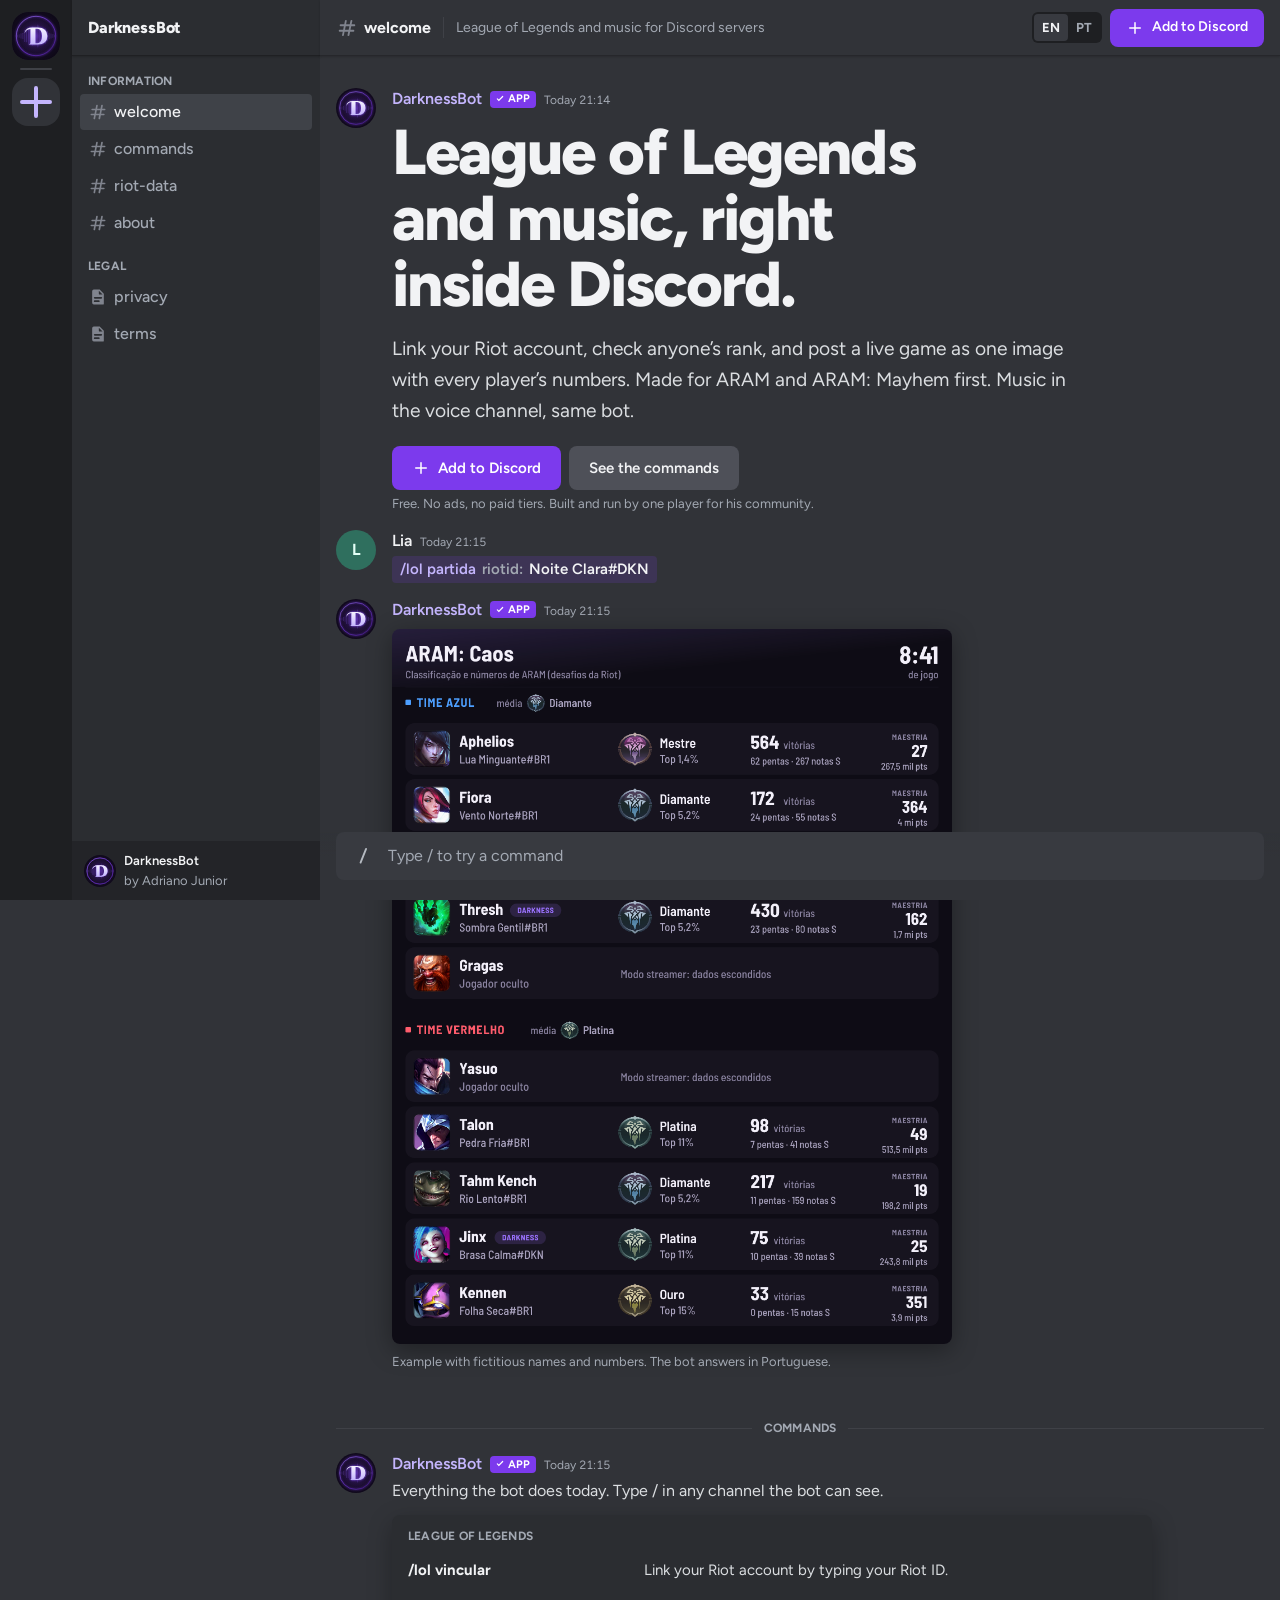
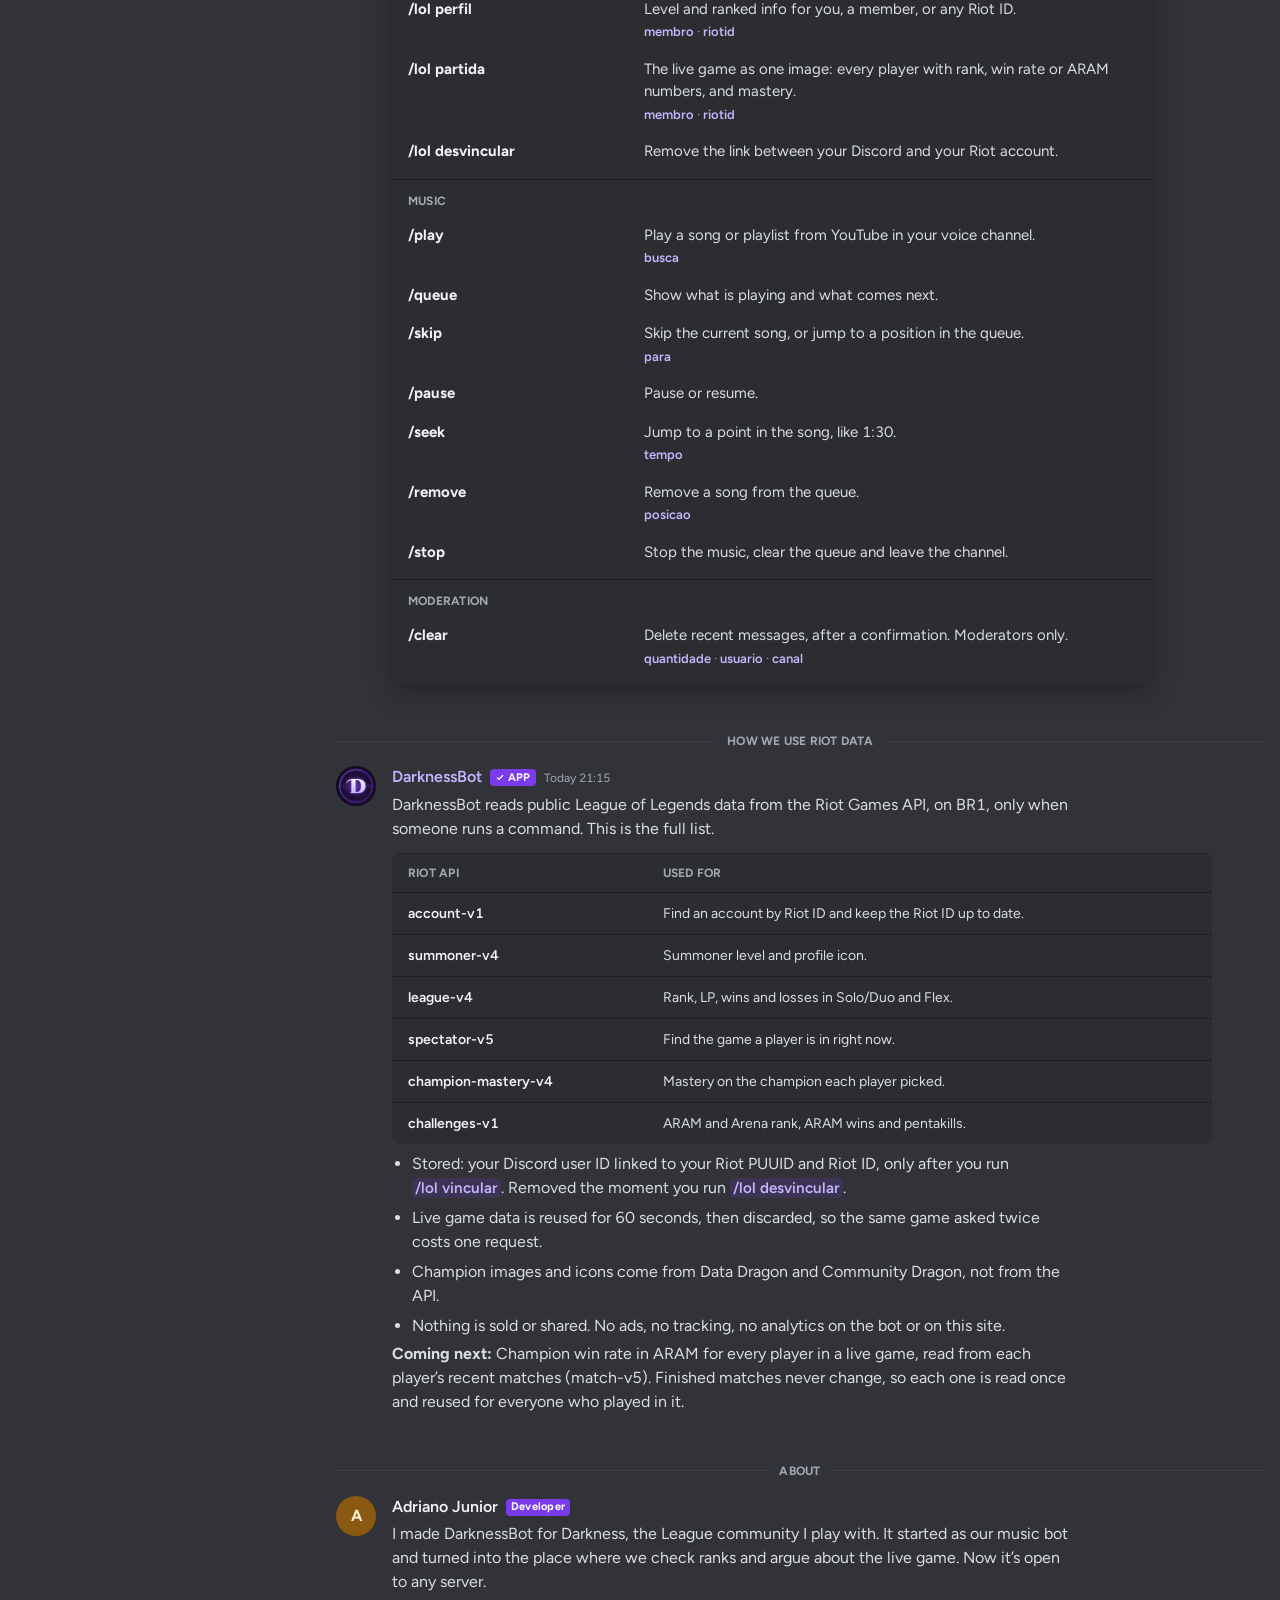
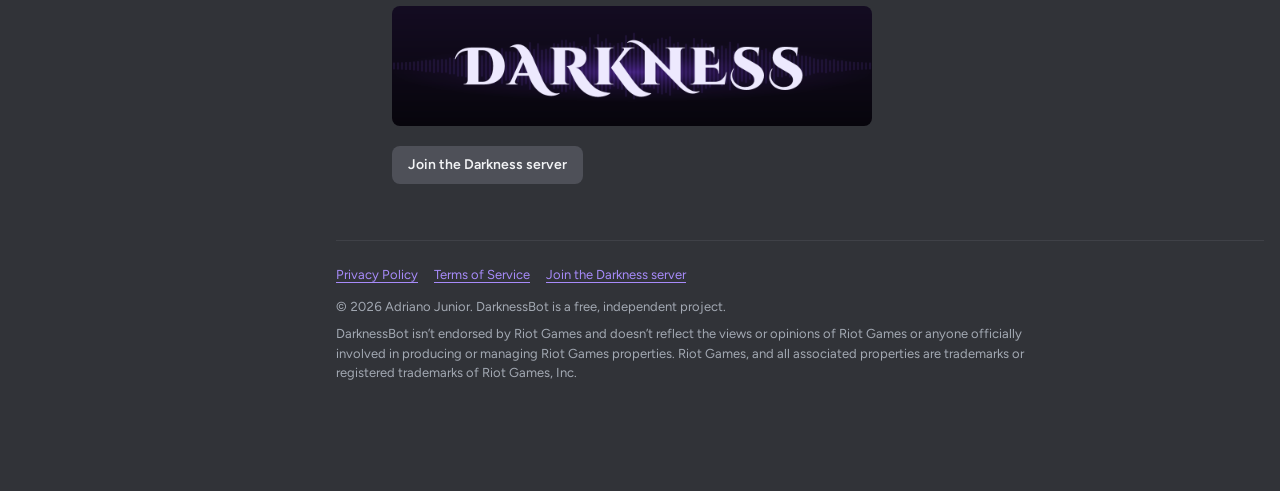
<file: index.html>
<!doctype html>
<html lang="en">
<head>
<meta charset="utf-8">
<meta name="viewport" content="width=device-width, initial-scale=1">
<meta http-equiv="Content-Security-Policy" content="default-src 'none'; img-src 'self'; style-src 'self'; font-src 'self'; script-src 'self'; base-uri 'none'; form-action 'none'">
<meta name="referrer" content="no-referrer">
<title>DarknessBot</title>
<meta name="description" content="Link your Riot account, check anyone’s rank, and post a live game as one image with every player’s numbers. Made for ARAM and ARAM: Mayhem first. Music in the voice channel, same bot.">
<meta name="theme-color" content="#313338">
<link rel="canonical" href="https://juniorstofel.github.io/Darknessbot-website/index.html">
<link rel="alternate" hreflang="en" href="https://juniorstofel.github.io/Darknessbot-website/index.html">
<link rel="alternate" hreflang="pt" href="https://juniorstofel.github.io/Darknessbot-website/pt/index.html">
<link rel="icon" href="assets/img/avatar.svg" type="image/svg+xml">
<link rel="stylesheet" href="assets/site.css">
</head>
<body>
<a class="skip" href="#content">Skip to content</a>
<div class="app">
  <div class="rail" aria-hidden="true">
    <a class="rail-item rail-current" href="index.html" tabindex="-1"><img src="assets/img/avatar.svg" alt="" width="48" height="48"></a>
    <span class="rail-sep"></span>
    <a class="rail-item rail-add" href="https://discord.com/oauth2/authorize?client_id=1539409410491818075&permissions=3533824&integration_type=0&scope=bot+applications.commands" tabindex="-1" rel="noopener noreferrer"><svg viewBox="0 0 24 24" aria-hidden="true"><path fill="currentColor" d="M12 4a1 1 0 0 1 1 1v6h6a1 1 0 1 1 0 2h-6v6a1 1 0 1 1-2 0v-6H5a1 1 0 1 1 0-2h6V5a1 1 0 0 1 1-1Z"/></svg></a>
  </div>
  <aside class="side" id="channels" aria-label="DarknessBot">
    <div class="side-head"><a class="side-brand" href="index.html">DarknessBot</a></div>
    <nav aria-label="DarknessBot">
      <h2>Information</h2>
      <ul><li><a class="channel" href="#welcome" aria-current="page"><svg viewBox="0 0 24 24" aria-hidden="true"><path fill="currentColor" d="M10.9 3.2a1 1 0 0 1 .8 1.2L11 8h4l.8-4a1 1 0 1 1 2 .4L17 8h3a1 1 0 1 1 0 2h-3.4l-.8 4H19a1 1 0 1 1 0 2h-3.6l-.8 4a1 1 0 1 1-2-.4l.7-3.6h-4l-.7 4a1 1 0 1 1-2-.4L7.4 16H4a1 1 0 1 1 0-2h3.8l.8-4H5a1 1 0 0 1 0-2h4l.8-4a1 1 0 0 1 1.1-.8ZM10.6 10l-.8 4h4l.8-4h-4Z"/></svg><span>welcome</span></a></li><li><a class="channel" href="#commands"><svg viewBox="0 0 24 24" aria-hidden="true"><path fill="currentColor" d="M10.9 3.2a1 1 0 0 1 .8 1.2L11 8h4l.8-4a1 1 0 1 1 2 .4L17 8h3a1 1 0 1 1 0 2h-3.4l-.8 4H19a1 1 0 1 1 0 2h-3.6l-.8 4a1 1 0 1 1-2-.4l.7-3.6h-4l-.7 4a1 1 0 1 1-2-.4L7.4 16H4a1 1 0 1 1 0-2h3.8l.8-4H5a1 1 0 0 1 0-2h4l.8-4a1 1 0 0 1 1.1-.8ZM10.6 10l-.8 4h4l.8-4h-4Z"/></svg><span>commands</span></a></li><li><a class="channel" href="#riot-data"><svg viewBox="0 0 24 24" aria-hidden="true"><path fill="currentColor" d="M10.9 3.2a1 1 0 0 1 .8 1.2L11 8h4l.8-4a1 1 0 1 1 2 .4L17 8h3a1 1 0 1 1 0 2h-3.4l-.8 4H19a1 1 0 1 1 0 2h-3.6l-.8 4a1 1 0 1 1-2-.4l.7-3.6h-4l-.7 4a1 1 0 1 1-2-.4L7.4 16H4a1 1 0 1 1 0-2h3.8l.8-4H5a1 1 0 0 1 0-2h4l.8-4a1 1 0 0 1 1.1-.8ZM10.6 10l-.8 4h4l.8-4h-4Z"/></svg><span>riot-data</span></a></li><li><a class="channel" href="#about"><svg viewBox="0 0 24 24" aria-hidden="true"><path fill="currentColor" d="M10.9 3.2a1 1 0 0 1 .8 1.2L11 8h4l.8-4a1 1 0 1 1 2 .4L17 8h3a1 1 0 1 1 0 2h-3.4l-.8 4H19a1 1 0 1 1 0 2h-3.6l-.8 4a1 1 0 1 1-2-.4l.7-3.6h-4l-.7 4a1 1 0 1 1-2-.4L7.4 16H4a1 1 0 1 1 0-2h3.8l.8-4H5a1 1 0 0 1 0-2h4l.8-4a1 1 0 0 1 1.1-.8ZM10.6 10l-.8 4h4l.8-4h-4Z"/></svg><span>about</span></a></li></ul>
      <h2>Legal</h2>
      <ul><li><a class="channel" href="privacy.html"><svg viewBox="0 0 24 24" aria-hidden="true"><path fill="currentColor" d="M7 3h7l5 5v12a1 1 0 0 1-1 1H7a2 2 0 0 1-2-2V5a2 2 0 0 1 2-2Zm6 1.5V8a1 1 0 0 0 1 1h3.5L13 4.5ZM8 12a1 1 0 0 0 0 2h8a1 1 0 1 0 0-2H8Zm0 4a1 1 0 0 0 0 2h5a1 1 0 1 0 0-2H8Z"/></svg><span>privacy</span></a></li><li><a class="channel" href="terms.html"><svg viewBox="0 0 24 24" aria-hidden="true"><path fill="currentColor" d="M7 3h7l5 5v12a1 1 0 0 1-1 1H7a2 2 0 0 1-2-2V5a2 2 0 0 1 2-2Zm6 1.5V8a1 1 0 0 0 1 1h3.5L13 4.5ZM8 12a1 1 0 0 0 0 2h8a1 1 0 1 0 0-2H8Zm0 4a1 1 0 0 0 0 2h5a1 1 0 1 0 0-2H8Z"/></svg><span>terms</span></a></li></ul>
    </nav>
    <div class="side-foot"><img src="assets/img/avatar.svg" alt="" width="32" height="32"><div><strong>DarknessBot</strong>by Adriano Junior</div></div>
  </aside>
  <div class="channel-main">
    <header class="topbar">
      <button class="menu-btn" type="button" aria-controls="channels" aria-expanded="false" aria-label="Open channels" hidden><svg viewBox="0 0 24 24" aria-hidden="true"><path fill="currentColor" d="M4 6a1 1 0 0 1 1-1h14a1 1 0 1 1 0 2H5a1 1 0 0 1-1-1Zm0 6a1 1 0 0 1 1-1h14a1 1 0 1 1 0 2H5a1 1 0 0 1-1-1Zm1 5a1 1 0 1 0 0 2h14a1 1 0 1 0 0-2H5Z"/></svg></button>
      <div class="topbar-title"><svg viewBox="0 0 24 24" aria-hidden="true"><path fill="currentColor" d="M10.9 3.2a1 1 0 0 1 .8 1.2L11 8h4l.8-4a1 1 0 1 1 2 .4L17 8h3a1 1 0 1 1 0 2h-3.4l-.8 4H19a1 1 0 1 1 0 2h-3.6l-.8 4a1 1 0 1 1-2-.4l.7-3.6h-4l-.7 4a1 1 0 1 1-2-.4L7.4 16H4a1 1 0 1 1 0-2h3.8l.8-4H5a1 1 0 0 1 0-2h4l.8-4a1 1 0 0 1 1.1-.8ZM10.6 10l-.8 4h4l.8-4h-4Z"/></svg><span id="channel-name">welcome</span></div>
      <div class="topbar-topic">League of Legends and music for Discord servers</div>
      <div class="topbar-actions">
        <div class="lang" role="group" aria-label="Language / Idioma"><span aria-current="true">EN</span><a href="pt/index.html" hreflang="pt-BR" lang="pt-BR">PT</a></div>
        <a class="btn btn-primary" href="https://discord.com/oauth2/authorize?client_id=1539409410491818075&permissions=3533824&integration_type=0&scope=bot+applications.commands" rel="noopener noreferrer"><svg viewBox="0 0 24 24" aria-hidden="true"><path fill="currentColor" d="M12 4a1 1 0 0 1 1 1v6h6a1 1 0 1 1 0 2h-6v6a1 1 0 1 1-2 0v-6H5a1 1 0 1 1 0-2h6V5a1 1 0 0 1 1-1Z"/></svg><span>Add to Discord</span></a>
      </div>
    </header>
    <main class="stream" id="content">
      <section id="welcome" aria-labelledby="hero-title">
        <article class="msg hero">
          <img class="msg-avatar" src="assets/img/avatar.svg" alt="" width="40" height="40"><div class="msg-head"><span class="msg-name bot">DarknessBot</span><span class="badge"><svg viewBox="0 0 12 12" aria-hidden="true"><path fill="currentColor" d="M4.6 8.6 2.3 6.3a.7.7 0 0 1 1-1l1.3 1.3 4.1-4.1a.7.7 0 1 1 1 1L4.6 8.6Z"/></svg>APP</span><span class="msg-time">Today 21:14</span></div>
          <div class="msg-body">
            <h1 id="hero-title">League of Legends and music, right inside Discord.</h1>
            <p class="lede">Link your Riot account, check anyone’s rank, and post a live game as one image with every player’s numbers. Made for ARAM and ARAM: Mayhem first. Music in the voice channel, same bot.</p>
            <div class="actions">
              <a class="btn btn-primary btn-lg" href="https://discord.com/oauth2/authorize?client_id=1539409410491818075&permissions=3533824&integration_type=0&scope=bot+applications.commands" rel="noopener noreferrer"><svg viewBox="0 0 24 24" aria-hidden="true"><path fill="currentColor" d="M12 4a1 1 0 0 1 1 1v6h6a1 1 0 1 1 0 2h-6v6a1 1 0 1 1-2 0v-6H5a1 1 0 1 1 0-2h6V5a1 1 0 0 1 1-1Z"/></svg>Add to Discord</a>
              <a class="btn btn-secondary btn-lg" href="#commands">See the commands</a>
            </div>
            <p class="fine">Free. No ads, no paid tiers. Built and run by one player for his community.</p>
          </div>
        </article>
        <article class="msg">
          <div class="msg-avatar user" aria-hidden="true">L</div>
          <div class="msg-head"><span class="msg-name">Lia</span><span class="msg-time">Today 21:15</span></div>
          <div class="msg-body"><span class="slash">/lol partida <span class="opt">riotid:</span><span class="val">Noite Clara#DKN</span></span></div>
        </article>
        <article class="msg">
          <img class="msg-avatar" src="assets/img/avatar.svg" alt="" width="40" height="40"><div class="msg-head"><span class="msg-name bot">DarknessBot</span><span class="badge"><svg viewBox="0 0 12 12" aria-hidden="true"><path fill="currentColor" d="M4.6 8.6 2.3 6.3a.7.7 0 0 1 1-1l1.3 1.3 4.1-4.1a.7.7 0 1 1 1 1L4.6 8.6Z"/></svg>APP</span><span class="msg-time">Today 21:15</span></div>
          <div class="msg-body">
            <figure class="shot">
              <a href="assets/img/scoreboard-example.png"><img src="assets/img/scoreboard-example.png" width="1000" height="1276" alt="Example DarknessBot scoreboard for an ARAM: Mayhem game: two teams of five, each player with champion, Riot ID, ARAM rank, ARAM wins, pentakills and champion mastery." loading="eager" decoding="async"></a>
              <figcaption>Example with fictitious names and numbers. The bot answers in Portuguese.</figcaption>
            </figure>
          </div>
        </article>
      </section>

      <section id="commands" aria-labelledby="commands-title">
        <h2 class="divider" id="commands-title">Commands</h2>
        <article class="msg">
          <img class="msg-avatar" src="assets/img/avatar.svg" alt="" width="40" height="40"><div class="msg-head"><span class="msg-name bot">DarknessBot</span><span class="badge"><svg viewBox="0 0 12 12" aria-hidden="true"><path fill="currentColor" d="M4.6 8.6 2.3 6.3a.7.7 0 0 1 1-1l1.3 1.3 4.1-4.1a.7.7 0 1 1 1 1L4.6 8.6Z"/></svg>APP</span><span class="msg-time">Today 21:15</span></div>
          <div class="msg-body">
            <p>Everything the bot does today. Type / in any channel the bot can see.</p>
            <div class="picker"><div class="picker-group"><h3>League of Legends</h3><dl><div class="cmd"><dt>/lol vincular</dt><dd>Link your Riot account by typing your Riot ID.</dd></div><div class="cmd"><dt>/lol perfil</dt><dd>Level and ranked info for you, a member, or any Riot ID.<span class="opts"><code>membro</code> · <code>riotid</code></span></dd></div><div class="cmd"><dt>/lol partida</dt><dd>The live game as one image: every player with rank, win rate or ARAM numbers, and mastery.<span class="opts"><code>membro</code> · <code>riotid</code></span></dd></div><div class="cmd"><dt>/lol desvincular</dt><dd>Remove the link between your Discord and your Riot account.</dd></div></dl></div><div class="picker-group"><h3>Music</h3><dl><div class="cmd"><dt>/play</dt><dd>Play a song or playlist from YouTube in your voice channel.<span class="opts"><code>busca</code></span></dd></div><div class="cmd"><dt>/queue</dt><dd>Show what is playing and what comes next.</dd></div><div class="cmd"><dt>/skip</dt><dd>Skip the current song, or jump to a position in the queue.<span class="opts"><code>para</code></span></dd></div><div class="cmd"><dt>/pause</dt><dd>Pause or resume.</dd></div><div class="cmd"><dt>/seek</dt><dd>Jump to a point in the song, like 1:30.<span class="opts"><code>tempo</code></span></dd></div><div class="cmd"><dt>/remove</dt><dd>Remove a song from the queue.<span class="opts"><code>posicao</code></span></dd></div><div class="cmd"><dt>/stop</dt><dd>Stop the music, clear the queue and leave the channel.</dd></div></dl></div><div class="picker-group"><h3>Moderation</h3><dl><div class="cmd"><dt>/clear</dt><dd>Delete recent messages, after a confirmation. Moderators only.<span class="opts"><code>quantidade</code> · <code>usuario</code> · <code>canal</code></span></dd></div></dl></div></div>
          </div>
        </article>
      </section>

      <section id="riot-data" aria-labelledby="riot-title">
        <h2 class="divider" id="riot-title">How we use Riot data</h2>
        <article class="msg">
          <img class="msg-avatar" src="assets/img/avatar.svg" alt="" width="40" height="40"><div class="msg-head"><span class="msg-name bot">DarknessBot</span><span class="badge"><svg viewBox="0 0 12 12" aria-hidden="true"><path fill="currentColor" d="M4.6 8.6 2.3 6.3a.7.7 0 0 1 1-1l1.3 1.3 4.1-4.1a.7.7 0 1 1 1 1L4.6 8.6Z"/></svg>APP</span><span class="msg-time">Today 21:15</span></div>
          <div class="msg-body">
            <p>DarknessBot reads public League of Legends data from the Riot Games API, on BR1, only when someone runs a command. This is the full list.</p>
            <div class="data">
              <table>
                <caption class="visually-hidden">APIs and what each one is for</caption>
                <thead><tr><th scope="col">Riot API</th><th scope="col">Used for</th></tr></thead>
                <tbody><tr><td>account-v1</td><td>Find an account by Riot ID and keep the Riot ID up to date.</td></tr><tr><td>summoner-v4</td><td>Summoner level and profile icon.</td></tr><tr><td>league-v4</td><td>Rank, LP, wins and losses in Solo/Duo and Flex.</td></tr><tr><td>spectator-v5</td><td>Find the game a player is in right now.</td></tr><tr><td>champion-mastery-v4</td><td>Mastery on the champion each player picked.</td></tr><tr><td>challenges-v1</td><td>ARAM and Arena rank, ARAM wins and pentakills.</td></tr></tbody>
              </table>
            </div>
            <ul class="points"><li>Stored: your Discord user ID linked to your Riot PUUID and Riot ID, only after you run <code>/lol vincular</code>. Removed the moment you run <code>/lol desvincular</code>.</li><li>Live game data is reused for 60 seconds, then discarded, so the same game asked twice costs one request.</li><li>Champion images and icons come from Data Dragon and Community Dragon, not from the API.</li><li>Nothing is sold or shared. No ads, no tracking, no analytics on the bot or on this site.</li></ul>
            <p><strong>Coming next:</strong> Champion win rate in ARAM for every player in a live game, read from each player’s recent matches (match-v5). Finished matches never change, so each one is read once and reused for everyone who played in it.</p>
          </div>
        </article>
      </section>

      <section id="about" aria-labelledby="about-title">
        <h2 class="divider" id="about-title">about</h2>
        <article class="msg">
          <div class="msg-avatar user dev" aria-hidden="true">A</div>
          <div class="msg-head"><span class="msg-name">Adriano Junior</span><span class="badge">Developer</span></div>
          <div class="msg-body">
            <p>I made DarknessBot for Darkness, the League community I play with. It started as our music bot and turned into the place where we check ranks and argue about the live game. Now it’s open to any server.</p>
            <img class="banner-img" src="assets/img/darkness-banner.png" width="1200" height="300" alt="Darkness" loading="lazy" decoding="async">
            <div class="actions"><a class="btn btn-secondary" href="join.html" rel="noopener noreferrer">Join the Darkness server</a></div>
          </div>
        </article>
      </section>
      <div id="demo-replies" aria-live="polite"></div>
    </main>
    <footer class="footer">
      <nav aria-label="Legal">
        <a href="privacy.html">Privacy Policy</a>
        <a href="terms.html">Terms of Service</a>
        <a href="join.html" rel="noopener noreferrer">Join the Darkness server</a>
      </nav>
      <p>© 2026 Adriano Junior. DarknessBot is a free, independent project.</p>
      <p>DarknessBot isn’t endorsed by Riot Games and doesn’t reflect the views or opinions of Riot Games or anyone officially involved in producing or managing Riot Games properties. Riot Games, and all associated properties are trademarks or registered trademarks of Riot Games, Inc.</p>
    </footer>
    <div class="composer" hidden>
      <div class="composer-box">
        <svg viewBox="0 0 24 24" aria-hidden="true"><path fill="currentColor" d="M15.7 3.3a1 1 0 0 1 .6 1.3l-6 15a1 1 0 0 1-1.9-.7l6-15a1 1 0 0 1 1.3-.6Z"/></svg>
        <label class="visually-hidden" for="composer-input">Try a command</label>
        <input id="composer-input" type="text" autocomplete="off" spellcheck="false" role="combobox"
          aria-expanded="false" aria-controls="suggest" aria-autocomplete="list" placeholder="Type / to try a command"
          data-lang="en" data-you="You" data-avatar="assets/img/avatar.svg"
          data-board="assets/img/scoreboard-example.png" data-note="Example with fictitious names and numbers. The bot answers in Portuguese." data-alt="Example DarknessBot scoreboard for an ARAM: Mayhem game: two teams of five, each player with champion, Riot ID, ARAM rank, ARAM wins, pentakills and champion mastery.">
        <ul class="suggest" id="suggest" role="listbox" hidden></ul>
      </div>
    </div>
  </div>
</div>
<script src="assets/site.js" defer></script>
</body>
</html>
</file>
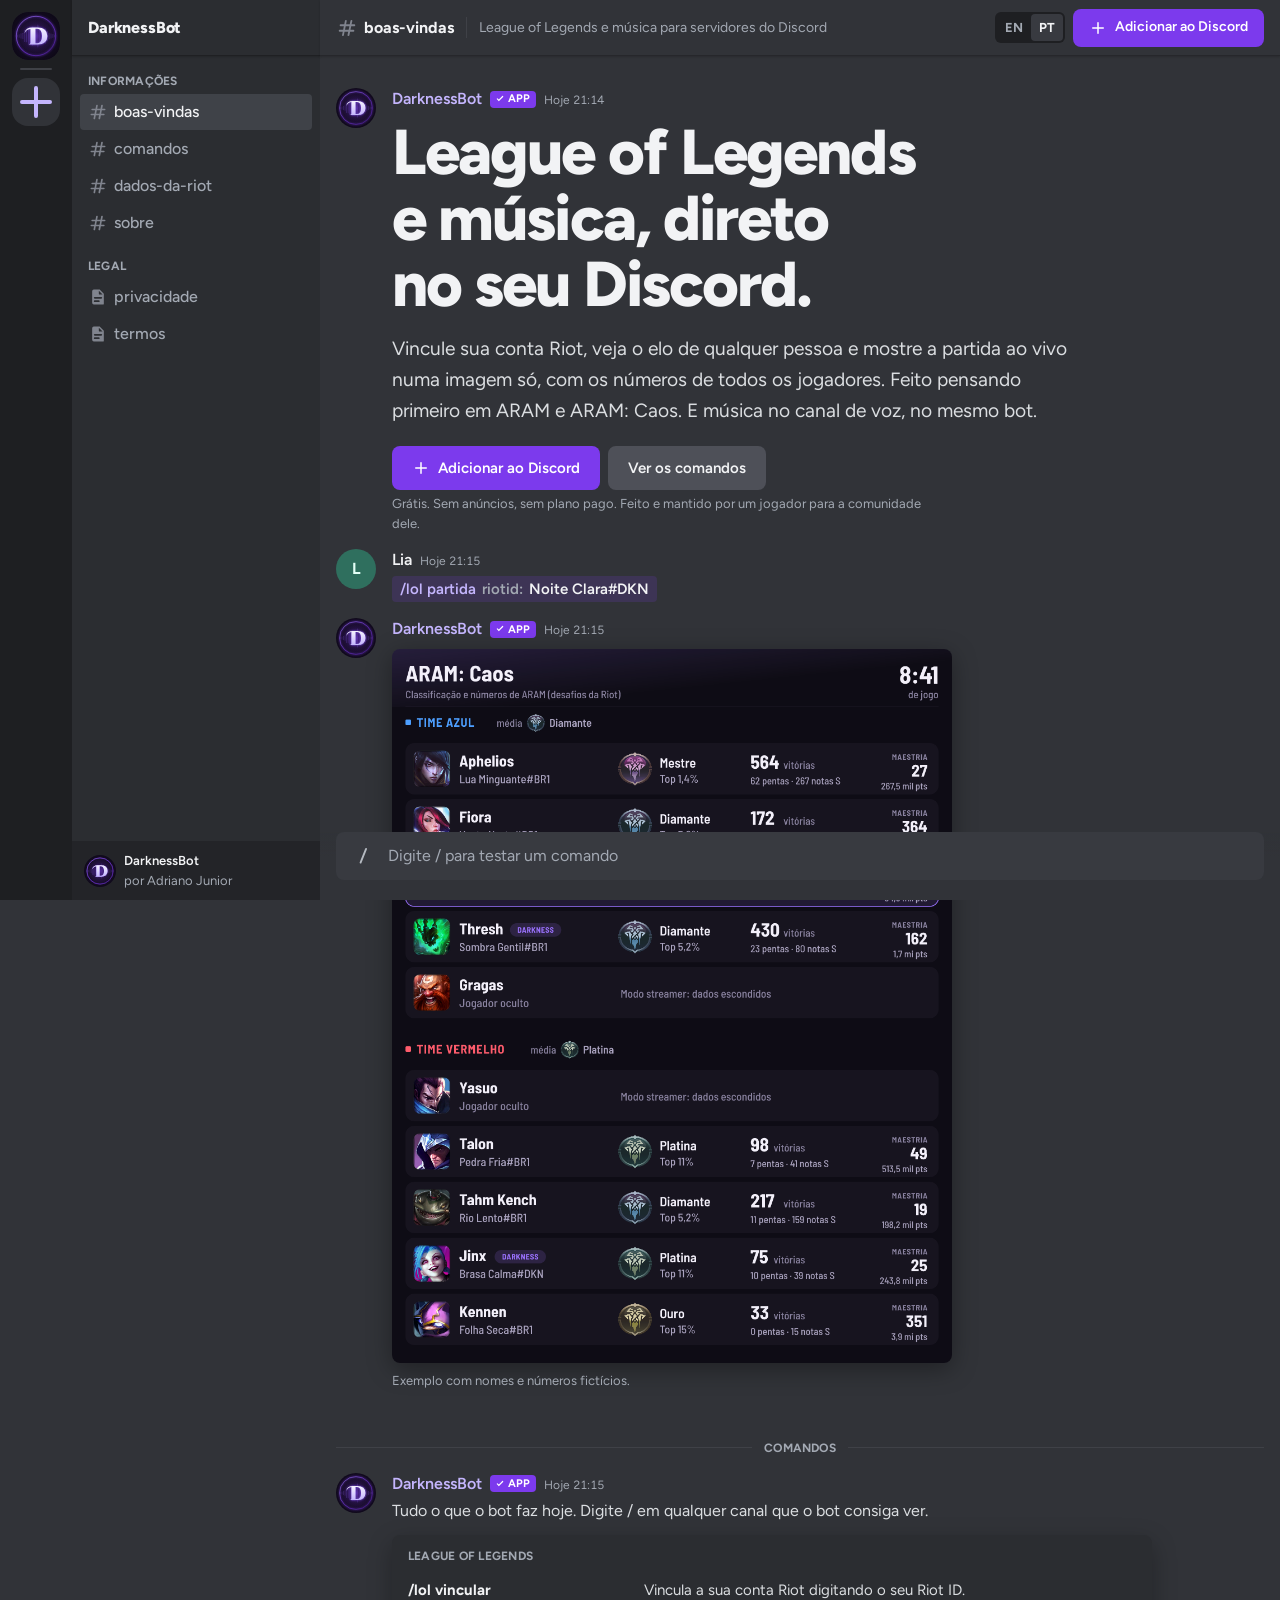
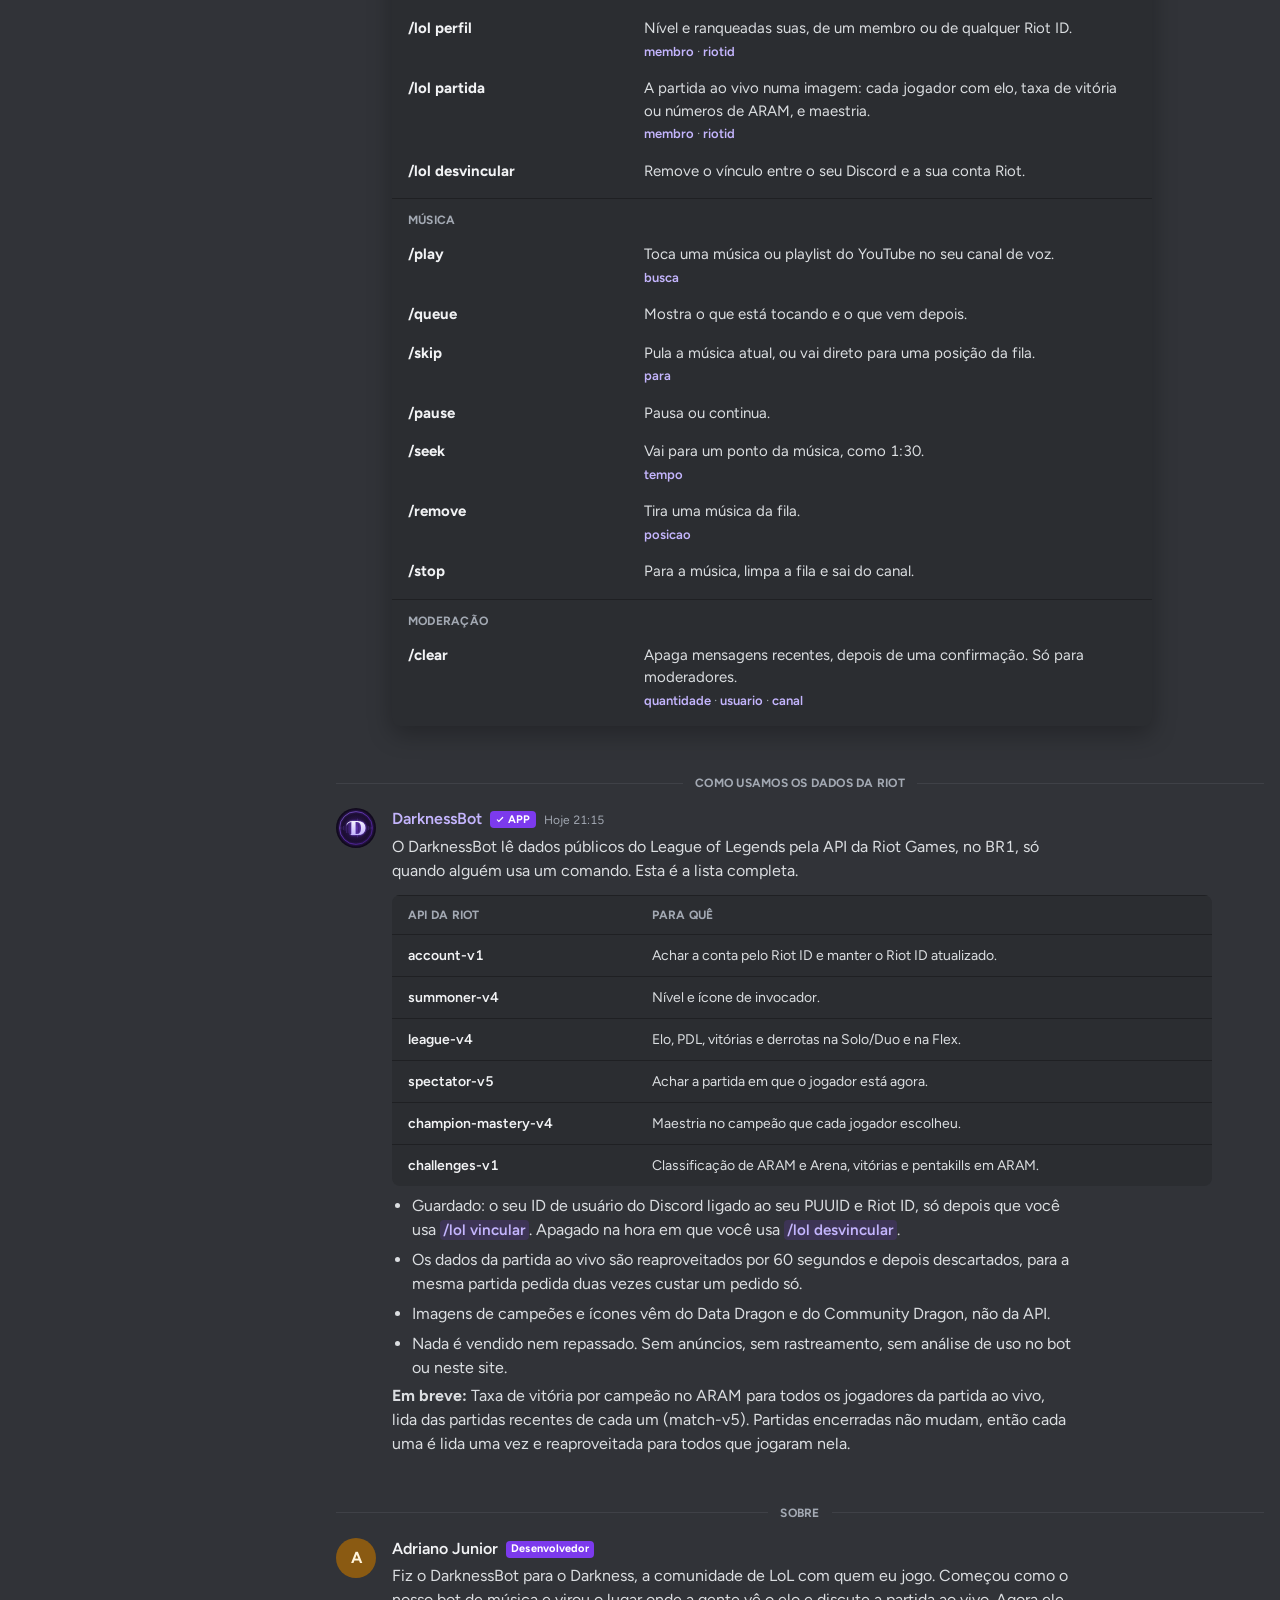
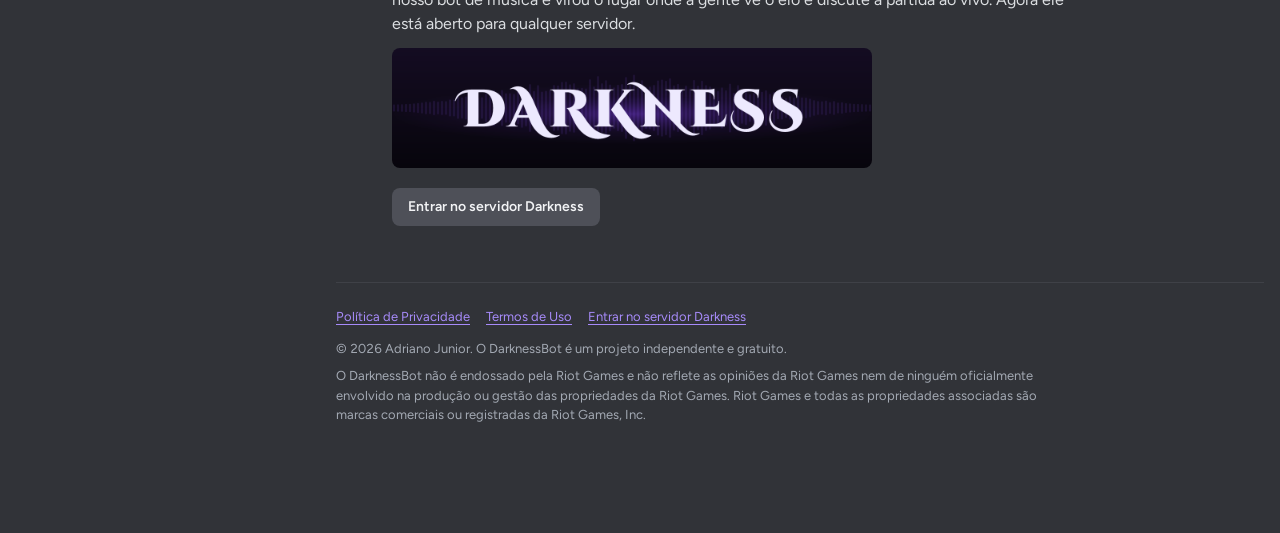
<file: pt/index.html>
<!doctype html>
<html lang="pt-BR">
<head>
<meta charset="utf-8">
<meta name="viewport" content="width=device-width, initial-scale=1">
<meta http-equiv="Content-Security-Policy" content="default-src 'none'; img-src 'self'; style-src 'self'; font-src 'self'; script-src 'self'; base-uri 'none'; form-action 'none'">
<meta name="referrer" content="no-referrer">
<title>DarknessBot</title>
<meta name="description" content="Vincule sua conta Riot, veja o elo de qualquer pessoa e mostre a partida ao vivo numa imagem só, com os números de todos os jogadores. Feito pensando primeiro em ARAM e ARAM: Caos. E música no canal de voz, no mesmo bot.">
<meta name="theme-color" content="#313338">
<link rel="canonical" href="https://juniorstofel.github.io/Darknessbot-website/pt/index.html">
<link rel="alternate" hreflang="pt" href="https://juniorstofel.github.io/Darknessbot-website/pt/index.html">
<link rel="alternate" hreflang="en" href="https://juniorstofel.github.io/Darknessbot-website/index.html">
<link rel="icon" href="../assets/img/avatar.svg" type="image/svg+xml">
<link rel="stylesheet" href="../assets/site.css">
</head>
<body>
<a class="skip" href="#content">Pular para o conteúdo</a>
<div class="app">
  <div class="rail" aria-hidden="true">
    <a class="rail-item rail-current" href="../pt/index.html" tabindex="-1"><img src="../assets/img/avatar.svg" alt="" width="48" height="48"></a>
    <span class="rail-sep"></span>
    <a class="rail-item rail-add" href="https://discord.com/oauth2/authorize?client_id=1539409410491818075&permissions=3533824&integration_type=0&scope=bot+applications.commands" tabindex="-1" rel="noopener noreferrer"><svg viewBox="0 0 24 24" aria-hidden="true"><path fill="currentColor" d="M12 4a1 1 0 0 1 1 1v6h6a1 1 0 1 1 0 2h-6v6a1 1 0 1 1-2 0v-6H5a1 1 0 1 1 0-2h6V5a1 1 0 0 1 1-1Z"/></svg></a>
  </div>
  <aside class="side" id="channels" aria-label="DarknessBot">
    <div class="side-head"><a class="side-brand" href="../pt/index.html">DarknessBot</a></div>
    <nav aria-label="DarknessBot">
      <h2>Informações</h2>
      <ul><li><a class="channel" href="#welcome" aria-current="page"><svg viewBox="0 0 24 24" aria-hidden="true"><path fill="currentColor" d="M10.9 3.2a1 1 0 0 1 .8 1.2L11 8h4l.8-4a1 1 0 1 1 2 .4L17 8h3a1 1 0 1 1 0 2h-3.4l-.8 4H19a1 1 0 1 1 0 2h-3.6l-.8 4a1 1 0 1 1-2-.4l.7-3.6h-4l-.7 4a1 1 0 1 1-2-.4L7.4 16H4a1 1 0 1 1 0-2h3.8l.8-4H5a1 1 0 0 1 0-2h4l.8-4a1 1 0 0 1 1.1-.8ZM10.6 10l-.8 4h4l.8-4h-4Z"/></svg><span>boas-vindas</span></a></li><li><a class="channel" href="#commands"><svg viewBox="0 0 24 24" aria-hidden="true"><path fill="currentColor" d="M10.9 3.2a1 1 0 0 1 .8 1.2L11 8h4l.8-4a1 1 0 1 1 2 .4L17 8h3a1 1 0 1 1 0 2h-3.4l-.8 4H19a1 1 0 1 1 0 2h-3.6l-.8 4a1 1 0 1 1-2-.4l.7-3.6h-4l-.7 4a1 1 0 1 1-2-.4L7.4 16H4a1 1 0 1 1 0-2h3.8l.8-4H5a1 1 0 0 1 0-2h4l.8-4a1 1 0 0 1 1.1-.8ZM10.6 10l-.8 4h4l.8-4h-4Z"/></svg><span>comandos</span></a></li><li><a class="channel" href="#riot-data"><svg viewBox="0 0 24 24" aria-hidden="true"><path fill="currentColor" d="M10.9 3.2a1 1 0 0 1 .8 1.2L11 8h4l.8-4a1 1 0 1 1 2 .4L17 8h3a1 1 0 1 1 0 2h-3.4l-.8 4H19a1 1 0 1 1 0 2h-3.6l-.8 4a1 1 0 1 1-2-.4l.7-3.6h-4l-.7 4a1 1 0 1 1-2-.4L7.4 16H4a1 1 0 1 1 0-2h3.8l.8-4H5a1 1 0 0 1 0-2h4l.8-4a1 1 0 0 1 1.1-.8ZM10.6 10l-.8 4h4l.8-4h-4Z"/></svg><span>dados-da-riot</span></a></li><li><a class="channel" href="#about"><svg viewBox="0 0 24 24" aria-hidden="true"><path fill="currentColor" d="M10.9 3.2a1 1 0 0 1 .8 1.2L11 8h4l.8-4a1 1 0 1 1 2 .4L17 8h3a1 1 0 1 1 0 2h-3.4l-.8 4H19a1 1 0 1 1 0 2h-3.6l-.8 4a1 1 0 1 1-2-.4l.7-3.6h-4l-.7 4a1 1 0 1 1-2-.4L7.4 16H4a1 1 0 1 1 0-2h3.8l.8-4H5a1 1 0 0 1 0-2h4l.8-4a1 1 0 0 1 1.1-.8ZM10.6 10l-.8 4h4l.8-4h-4Z"/></svg><span>sobre</span></a></li></ul>
      <h2>Legal</h2>
      <ul><li><a class="channel" href="../pt/privacidade.html"><svg viewBox="0 0 24 24" aria-hidden="true"><path fill="currentColor" d="M7 3h7l5 5v12a1 1 0 0 1-1 1H7a2 2 0 0 1-2-2V5a2 2 0 0 1 2-2Zm6 1.5V8a1 1 0 0 0 1 1h3.5L13 4.5ZM8 12a1 1 0 0 0 0 2h8a1 1 0 1 0 0-2H8Zm0 4a1 1 0 0 0 0 2h5a1 1 0 1 0 0-2H8Z"/></svg><span>privacidade</span></a></li><li><a class="channel" href="../pt/termos.html"><svg viewBox="0 0 24 24" aria-hidden="true"><path fill="currentColor" d="M7 3h7l5 5v12a1 1 0 0 1-1 1H7a2 2 0 0 1-2-2V5a2 2 0 0 1 2-2Zm6 1.5V8a1 1 0 0 0 1 1h3.5L13 4.5ZM8 12a1 1 0 0 0 0 2h8a1 1 0 1 0 0-2H8Zm0 4a1 1 0 0 0 0 2h5a1 1 0 1 0 0-2H8Z"/></svg><span>termos</span></a></li></ul>
    </nav>
    <div class="side-foot"><img src="../assets/img/avatar.svg" alt="" width="32" height="32"><div><strong>DarknessBot</strong>por Adriano Junior</div></div>
  </aside>
  <div class="channel-main">
    <header class="topbar">
      <button class="menu-btn" type="button" aria-controls="channels" aria-expanded="false" aria-label="Abrir canais" hidden><svg viewBox="0 0 24 24" aria-hidden="true"><path fill="currentColor" d="M4 6a1 1 0 0 1 1-1h14a1 1 0 1 1 0 2H5a1 1 0 0 1-1-1Zm0 6a1 1 0 0 1 1-1h14a1 1 0 1 1 0 2H5a1 1 0 0 1-1-1Zm1 5a1 1 0 1 0 0 2h14a1 1 0 1 0 0-2H5Z"/></svg></button>
      <div class="topbar-title"><svg viewBox="0 0 24 24" aria-hidden="true"><path fill="currentColor" d="M10.9 3.2a1 1 0 0 1 .8 1.2L11 8h4l.8-4a1 1 0 1 1 2 .4L17 8h3a1 1 0 1 1 0 2h-3.4l-.8 4H19a1 1 0 1 1 0 2h-3.6l-.8 4a1 1 0 1 1-2-.4l.7-3.6h-4l-.7 4a1 1 0 1 1-2-.4L7.4 16H4a1 1 0 1 1 0-2h3.8l.8-4H5a1 1 0 0 1 0-2h4l.8-4a1 1 0 0 1 1.1-.8ZM10.6 10l-.8 4h4l.8-4h-4Z"/></svg><span id="channel-name">boas-vindas</span></div>
      <div class="topbar-topic">League of Legends e música para servidores do Discord</div>
      <div class="topbar-actions">
        <div class="lang" role="group" aria-label="Language / Idioma"><a href="../index.html" hreflang="en" lang="en">EN</a><span aria-current="true">PT</span></div>
        <a class="btn btn-primary" href="https://discord.com/oauth2/authorize?client_id=1539409410491818075&permissions=3533824&integration_type=0&scope=bot+applications.commands" rel="noopener noreferrer"><svg viewBox="0 0 24 24" aria-hidden="true"><path fill="currentColor" d="M12 4a1 1 0 0 1 1 1v6h6a1 1 0 1 1 0 2h-6v6a1 1 0 1 1-2 0v-6H5a1 1 0 1 1 0-2h6V5a1 1 0 0 1 1-1Z"/></svg><span>Adicionar ao Discord</span></a>
      </div>
    </header>
    <main class="stream" id="content">
      <section id="welcome" aria-labelledby="hero-title">
        <article class="msg hero">
          <img class="msg-avatar" src="../assets/img/avatar.svg" alt="" width="40" height="40"><div class="msg-head"><span class="msg-name bot">DarknessBot</span><span class="badge"><svg viewBox="0 0 12 12" aria-hidden="true"><path fill="currentColor" d="M4.6 8.6 2.3 6.3a.7.7 0 0 1 1-1l1.3 1.3 4.1-4.1a.7.7 0 1 1 1 1L4.6 8.6Z"/></svg>APP</span><span class="msg-time">Hoje 21:14</span></div>
          <div class="msg-body">
            <h1 id="hero-title">League of Legends e música, direto no seu Discord.</h1>
            <p class="lede">Vincule sua conta Riot, veja o elo de qualquer pessoa e mostre a partida ao vivo numa imagem só, com os números de todos os jogadores. Feito pensando primeiro em ARAM e ARAM: Caos. E música no canal de voz, no mesmo bot.</p>
            <div class="actions">
              <a class="btn btn-primary btn-lg" href="https://discord.com/oauth2/authorize?client_id=1539409410491818075&permissions=3533824&integration_type=0&scope=bot+applications.commands" rel="noopener noreferrer"><svg viewBox="0 0 24 24" aria-hidden="true"><path fill="currentColor" d="M12 4a1 1 0 0 1 1 1v6h6a1 1 0 1 1 0 2h-6v6a1 1 0 1 1-2 0v-6H5a1 1 0 1 1 0-2h6V5a1 1 0 0 1 1-1Z"/></svg>Adicionar ao Discord</a>
              <a class="btn btn-secondary btn-lg" href="#commands">Ver os comandos</a>
            </div>
            <p class="fine">Grátis. Sem anúncios, sem plano pago. Feito e mantido por um jogador para a comunidade dele.</p>
          </div>
        </article>
        <article class="msg">
          <div class="msg-avatar user" aria-hidden="true">L</div>
          <div class="msg-head"><span class="msg-name">Lia</span><span class="msg-time">Hoje 21:15</span></div>
          <div class="msg-body"><span class="slash">/lol partida <span class="opt">riotid:</span><span class="val">Noite Clara#DKN</span></span></div>
        </article>
        <article class="msg">
          <img class="msg-avatar" src="../assets/img/avatar.svg" alt="" width="40" height="40"><div class="msg-head"><span class="msg-name bot">DarknessBot</span><span class="badge"><svg viewBox="0 0 12 12" aria-hidden="true"><path fill="currentColor" d="M4.6 8.6 2.3 6.3a.7.7 0 0 1 1-1l1.3 1.3 4.1-4.1a.7.7 0 1 1 1 1L4.6 8.6Z"/></svg>APP</span><span class="msg-time">Hoje 21:15</span></div>
          <div class="msg-body">
            <figure class="shot">
              <a href="../assets/img/scoreboard-example.png"><img src="../assets/img/scoreboard-example.png" width="1000" height="1276" alt="Exemplo de placar do DarknessBot numa partida de ARAM: Caos: dois times de cinco, cada jogador com campeão, Riot ID, classificação de ARAM, vitórias em ARAM, pentakills e maestria." loading="eager" decoding="async"></a>
              <figcaption>Exemplo com nomes e números fictícios.</figcaption>
            </figure>
          </div>
        </article>
      </section>

      <section id="commands" aria-labelledby="commands-title">
        <h2 class="divider" id="commands-title">Comandos</h2>
        <article class="msg">
          <img class="msg-avatar" src="../assets/img/avatar.svg" alt="" width="40" height="40"><div class="msg-head"><span class="msg-name bot">DarknessBot</span><span class="badge"><svg viewBox="0 0 12 12" aria-hidden="true"><path fill="currentColor" d="M4.6 8.6 2.3 6.3a.7.7 0 0 1 1-1l1.3 1.3 4.1-4.1a.7.7 0 1 1 1 1L4.6 8.6Z"/></svg>APP</span><span class="msg-time">Hoje 21:15</span></div>
          <div class="msg-body">
            <p>Tudo o que o bot faz hoje. Digite / em qualquer canal que o bot consiga ver.</p>
            <div class="picker"><div class="picker-group"><h3>League of Legends</h3><dl><div class="cmd"><dt>/lol vincular</dt><dd>Vincula a sua conta Riot digitando o seu Riot ID.</dd></div><div class="cmd"><dt>/lol perfil</dt><dd>Nível e ranqueadas suas, de um membro ou de qualquer Riot ID.<span class="opts"><code>membro</code> · <code>riotid</code></span></dd></div><div class="cmd"><dt>/lol partida</dt><dd>A partida ao vivo numa imagem: cada jogador com elo, taxa de vitória ou números de ARAM, e maestria.<span class="opts"><code>membro</code> · <code>riotid</code></span></dd></div><div class="cmd"><dt>/lol desvincular</dt><dd>Remove o vínculo entre o seu Discord e a sua conta Riot.</dd></div></dl></div><div class="picker-group"><h3>Música</h3><dl><div class="cmd"><dt>/play</dt><dd>Toca uma música ou playlist do YouTube no seu canal de voz.<span class="opts"><code>busca</code></span></dd></div><div class="cmd"><dt>/queue</dt><dd>Mostra o que está tocando e o que vem depois.</dd></div><div class="cmd"><dt>/skip</dt><dd>Pula a música atual, ou vai direto para uma posição da fila.<span class="opts"><code>para</code></span></dd></div><div class="cmd"><dt>/pause</dt><dd>Pausa ou continua.</dd></div><div class="cmd"><dt>/seek</dt><dd>Vai para um ponto da música, como 1:30.<span class="opts"><code>tempo</code></span></dd></div><div class="cmd"><dt>/remove</dt><dd>Tira uma música da fila.<span class="opts"><code>posicao</code></span></dd></div><div class="cmd"><dt>/stop</dt><dd>Para a música, limpa a fila e sai do canal.</dd></div></dl></div><div class="picker-group"><h3>Moderação</h3><dl><div class="cmd"><dt>/clear</dt><dd>Apaga mensagens recentes, depois de uma confirmação. Só para moderadores.<span class="opts"><code>quantidade</code> · <code>usuario</code> · <code>canal</code></span></dd></div></dl></div></div>
          </div>
        </article>
      </section>

      <section id="riot-data" aria-labelledby="riot-title">
        <h2 class="divider" id="riot-title">Como usamos os dados da Riot</h2>
        <article class="msg">
          <img class="msg-avatar" src="../assets/img/avatar.svg" alt="" width="40" height="40"><div class="msg-head"><span class="msg-name bot">DarknessBot</span><span class="badge"><svg viewBox="0 0 12 12" aria-hidden="true"><path fill="currentColor" d="M4.6 8.6 2.3 6.3a.7.7 0 0 1 1-1l1.3 1.3 4.1-4.1a.7.7 0 1 1 1 1L4.6 8.6Z"/></svg>APP</span><span class="msg-time">Hoje 21:15</span></div>
          <div class="msg-body">
            <p>O DarknessBot lê dados públicos do League of Legends pela API da Riot Games, no BR1, só quando alguém usa um comando. Esta é a lista completa.</p>
            <div class="data">
              <table>
                <caption class="visually-hidden">APIs e para que cada uma serve</caption>
                <thead><tr><th scope="col">API da Riot</th><th scope="col">Para quê</th></tr></thead>
                <tbody><tr><td>account-v1</td><td>Achar a conta pelo Riot ID e manter o Riot ID atualizado.</td></tr><tr><td>summoner-v4</td><td>Nível e ícone de invocador.</td></tr><tr><td>league-v4</td><td>Elo, PDL, vitórias e derrotas na Solo/Duo e na Flex.</td></tr><tr><td>spectator-v5</td><td>Achar a partida em que o jogador está agora.</td></tr><tr><td>champion-mastery-v4</td><td>Maestria no campeão que cada jogador escolheu.</td></tr><tr><td>challenges-v1</td><td>Classificação de ARAM e Arena, vitórias e pentakills em ARAM.</td></tr></tbody>
              </table>
            </div>
            <ul class="points"><li>Guardado: o seu ID de usuário do Discord ligado ao seu PUUID e Riot ID, só depois que você usa <code>/lol vincular</code>. Apagado na hora em que você usa <code>/lol desvincular</code>.</li><li>Os dados da partida ao vivo são reaproveitados por 60 segundos e depois descartados, para a mesma partida pedida duas vezes custar um pedido só.</li><li>Imagens de campeões e ícones vêm do Data Dragon e do Community Dragon, não da API.</li><li>Nada é vendido nem repassado. Sem anúncios, sem rastreamento, sem análise de uso no bot ou neste site.</li></ul>
            <p><strong>Em breve:</strong> Taxa de vitória por campeão no ARAM para todos os jogadores da partida ao vivo, lida das partidas recentes de cada um (match-v5). Partidas encerradas não mudam, então cada uma é lida uma vez e reaproveitada para todos que jogaram nela.</p>
          </div>
        </article>
      </section>

      <section id="about" aria-labelledby="about-title">
        <h2 class="divider" id="about-title">sobre</h2>
        <article class="msg">
          <div class="msg-avatar user dev" aria-hidden="true">A</div>
          <div class="msg-head"><span class="msg-name">Adriano Junior</span><span class="badge">Desenvolvedor</span></div>
          <div class="msg-body">
            <p>Fiz o DarknessBot para o Darkness, a comunidade de LoL com quem eu jogo. Começou como o nosso bot de música e virou o lugar onde a gente vê o elo e discute a partida ao vivo. Agora ele está aberto para qualquer servidor.</p>
            <img class="banner-img" src="../assets/img/darkness-banner.png" width="1200" height="300" alt="Darkness" loading="lazy" decoding="async">
            <div class="actions"><a class="btn btn-secondary" href="../join.html" rel="noopener noreferrer">Entrar no servidor Darkness</a></div>
          </div>
        </article>
      </section>
      <div id="demo-replies" aria-live="polite"></div>
    </main>
    <footer class="footer">
      <nav aria-label="Legal">
        <a href="../pt/privacidade.html">Política de Privacidade</a>
        <a href="../pt/termos.html">Termos de Uso</a>
        <a href="../join.html" rel="noopener noreferrer">Entrar no servidor Darkness</a>
      </nav>
      <p>© 2026 Adriano Junior. O DarknessBot é um projeto independente e gratuito.</p>
      <p>O DarknessBot não é endossado pela Riot Games e não reflete as opiniões da Riot Games nem de ninguém oficialmente envolvido na produção ou gestão das propriedades da Riot Games. Riot Games e todas as propriedades associadas são marcas comerciais ou registradas da Riot Games, Inc.</p>
    </footer>
    <div class="composer" hidden>
      <div class="composer-box">
        <svg viewBox="0 0 24 24" aria-hidden="true"><path fill="currentColor" d="M15.7 3.3a1 1 0 0 1 .6 1.3l-6 15a1 1 0 0 1-1.9-.7l6-15a1 1 0 0 1 1.3-.6Z"/></svg>
        <label class="visually-hidden" for="composer-input">Teste um comando</label>
        <input id="composer-input" type="text" autocomplete="off" spellcheck="false" role="combobox"
          aria-expanded="false" aria-controls="suggest" aria-autocomplete="list" placeholder="Digite / para testar um comando"
          data-lang="pt" data-you="Você" data-avatar="../assets/img/avatar.svg"
          data-board="../assets/img/scoreboard-example.png" data-note="Exemplo com nomes e números fictícios." data-alt="Exemplo de placar do DarknessBot numa partida de ARAM: Caos: dois times de cinco, cada jogador com campeão, Riot ID, classificação de ARAM, vitórias em ARAM, pentakills e maestria.">
        <ul class="suggest" id="suggest" role="listbox" hidden></ul>
      </div>
    </div>
  </div>
</div>
<script src="../assets/site.js" defer></script>
</body>
</html>
</file>
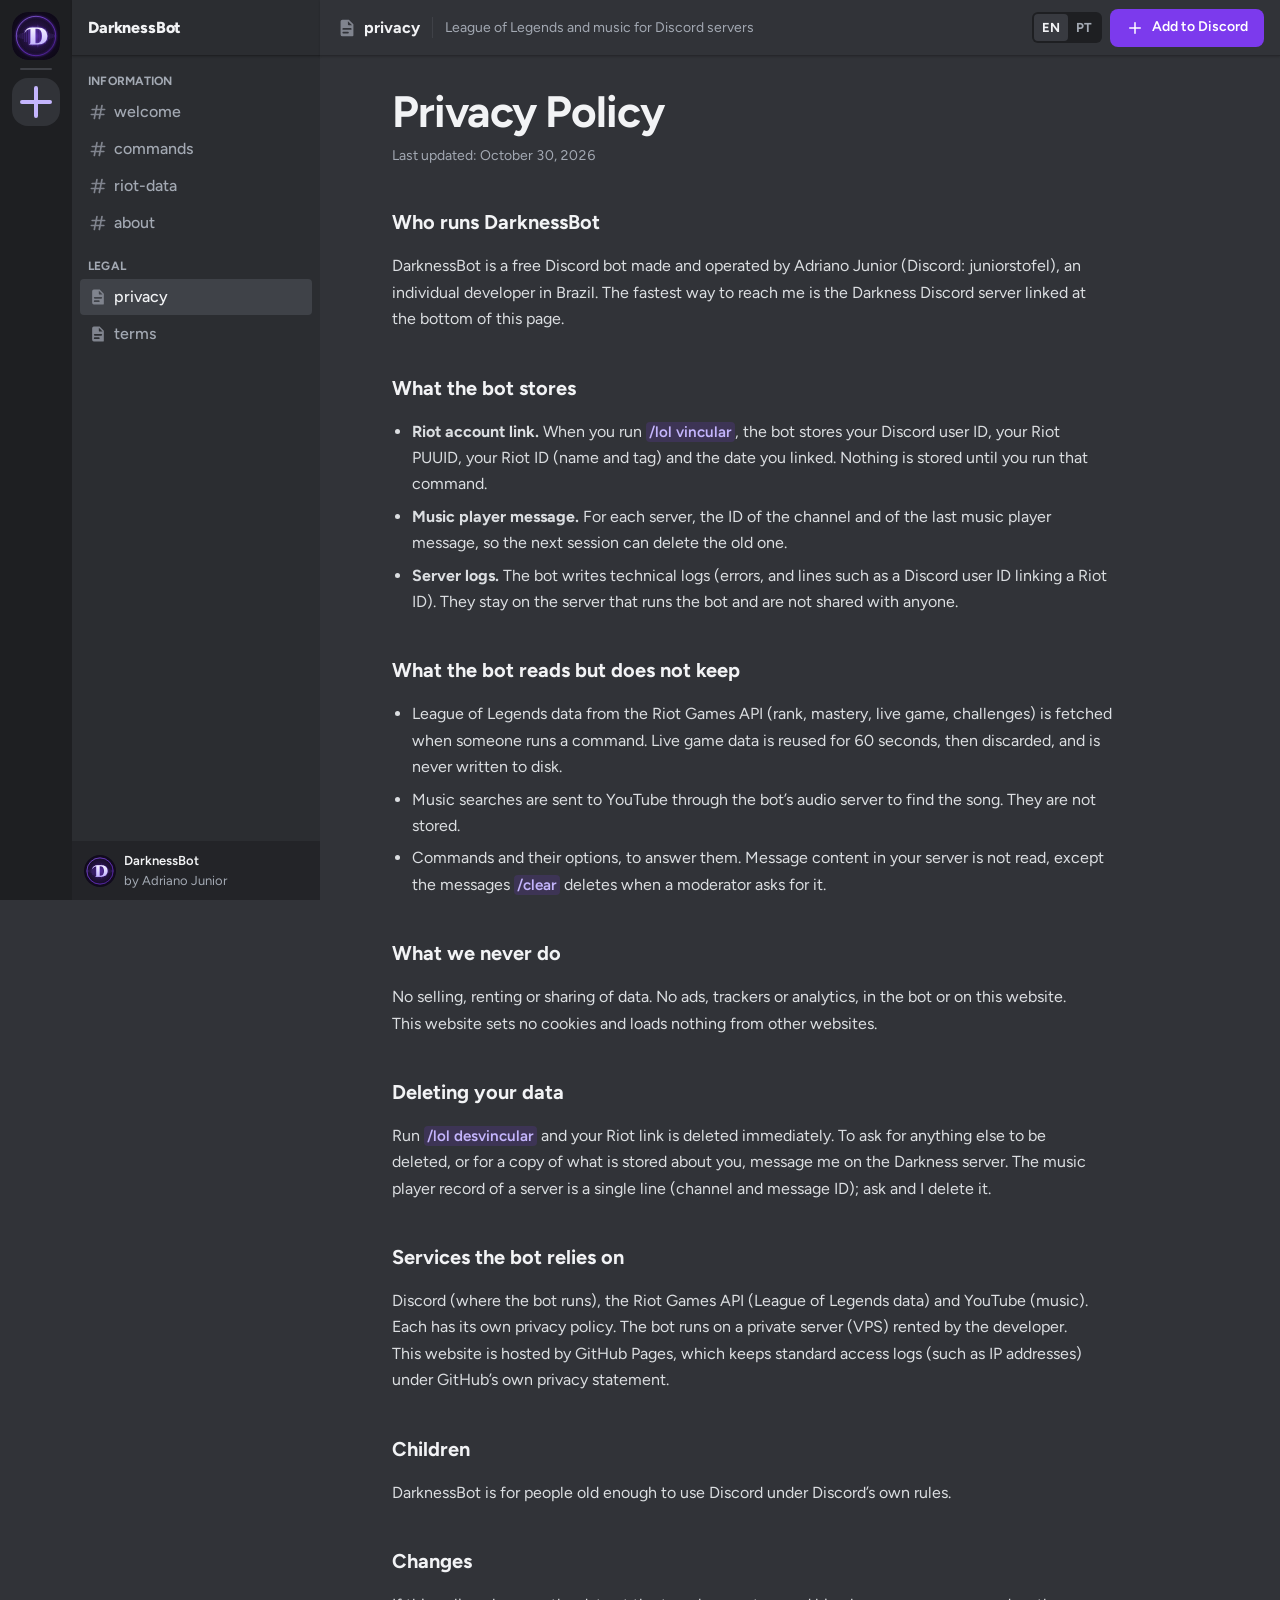
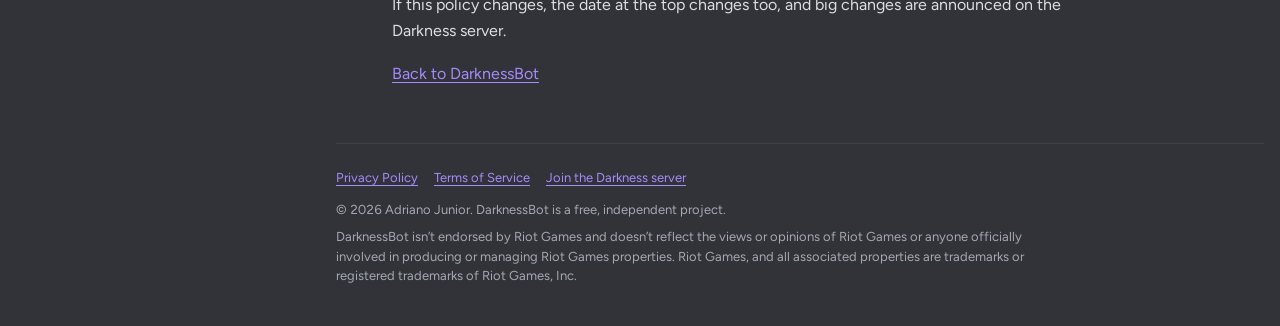
<file: privacy.html>
<!doctype html>
<html lang="en">
<head>
<meta charset="utf-8">
<meta name="viewport" content="width=device-width, initial-scale=1">
<meta http-equiv="Content-Security-Policy" content="default-src 'none'; img-src 'self'; style-src 'self'; font-src 'self'; script-src 'self'; base-uri 'none'; form-action 'none'">
<meta name="referrer" content="no-referrer">
<title>Privacy Policy · DarknessBot</title>
<meta name="description" content="Privacy Policy · DarknessBot">
<meta name="theme-color" content="#313338">
<link rel="canonical" href="https://juniorstofel.github.io/Darknessbot-website/privacy.html">
<link rel="alternate" hreflang="en" href="https://juniorstofel.github.io/Darknessbot-website/privacy.html">
<link rel="alternate" hreflang="pt" href="https://juniorstofel.github.io/Darknessbot-website/pt/privacidade.html">
<link rel="icon" href="assets/img/avatar.svg" type="image/svg+xml">
<link rel="stylesheet" href="assets/site.css">
</head>
<body>
<a class="skip" href="#content">Skip to content</a>
<div class="app">
  <div class="rail" aria-hidden="true">
    <a class="rail-item rail-current" href="index.html" tabindex="-1"><img src="assets/img/avatar.svg" alt="" width="48" height="48"></a>
    <span class="rail-sep"></span>
    <a class="rail-item rail-add" href="https://discord.com/oauth2/authorize?client_id=1539409410491818075&permissions=3533824&integration_type=0&scope=bot+applications.commands" tabindex="-1" rel="noopener noreferrer"><svg viewBox="0 0 24 24" aria-hidden="true"><path fill="currentColor" d="M12 4a1 1 0 0 1 1 1v6h6a1 1 0 1 1 0 2h-6v6a1 1 0 1 1-2 0v-6H5a1 1 0 1 1 0-2h6V5a1 1 0 0 1 1-1Z"/></svg></a>
  </div>
  <aside class="side" id="channels" aria-label="DarknessBot">
    <div class="side-head"><a class="side-brand" href="index.html">DarknessBot</a></div>
    <nav aria-label="DarknessBot">
      <h2>Information</h2>
      <ul><li><a class="channel" href="index.html#welcome"><svg viewBox="0 0 24 24" aria-hidden="true"><path fill="currentColor" d="M10.9 3.2a1 1 0 0 1 .8 1.2L11 8h4l.8-4a1 1 0 1 1 2 .4L17 8h3a1 1 0 1 1 0 2h-3.4l-.8 4H19a1 1 0 1 1 0 2h-3.6l-.8 4a1 1 0 1 1-2-.4l.7-3.6h-4l-.7 4a1 1 0 1 1-2-.4L7.4 16H4a1 1 0 1 1 0-2h3.8l.8-4H5a1 1 0 0 1 0-2h4l.8-4a1 1 0 0 1 1.1-.8ZM10.6 10l-.8 4h4l.8-4h-4Z"/></svg><span>welcome</span></a></li><li><a class="channel" href="index.html#commands"><svg viewBox="0 0 24 24" aria-hidden="true"><path fill="currentColor" d="M10.9 3.2a1 1 0 0 1 .8 1.2L11 8h4l.8-4a1 1 0 1 1 2 .4L17 8h3a1 1 0 1 1 0 2h-3.4l-.8 4H19a1 1 0 1 1 0 2h-3.6l-.8 4a1 1 0 1 1-2-.4l.7-3.6h-4l-.7 4a1 1 0 1 1-2-.4L7.4 16H4a1 1 0 1 1 0-2h3.8l.8-4H5a1 1 0 0 1 0-2h4l.8-4a1 1 0 0 1 1.1-.8ZM10.6 10l-.8 4h4l.8-4h-4Z"/></svg><span>commands</span></a></li><li><a class="channel" href="index.html#riot-data"><svg viewBox="0 0 24 24" aria-hidden="true"><path fill="currentColor" d="M10.9 3.2a1 1 0 0 1 .8 1.2L11 8h4l.8-4a1 1 0 1 1 2 .4L17 8h3a1 1 0 1 1 0 2h-3.4l-.8 4H19a1 1 0 1 1 0 2h-3.6l-.8 4a1 1 0 1 1-2-.4l.7-3.6h-4l-.7 4a1 1 0 1 1-2-.4L7.4 16H4a1 1 0 1 1 0-2h3.8l.8-4H5a1 1 0 0 1 0-2h4l.8-4a1 1 0 0 1 1.1-.8ZM10.6 10l-.8 4h4l.8-4h-4Z"/></svg><span>riot-data</span></a></li><li><a class="channel" href="index.html#about"><svg viewBox="0 0 24 24" aria-hidden="true"><path fill="currentColor" d="M10.9 3.2a1 1 0 0 1 .8 1.2L11 8h4l.8-4a1 1 0 1 1 2 .4L17 8h3a1 1 0 1 1 0 2h-3.4l-.8 4H19a1 1 0 1 1 0 2h-3.6l-.8 4a1 1 0 1 1-2-.4l.7-3.6h-4l-.7 4a1 1 0 1 1-2-.4L7.4 16H4a1 1 0 1 1 0-2h3.8l.8-4H5a1 1 0 0 1 0-2h4l.8-4a1 1 0 0 1 1.1-.8ZM10.6 10l-.8 4h4l.8-4h-4Z"/></svg><span>about</span></a></li></ul>
      <h2>Legal</h2>
      <ul><li><a class="channel" href="privacy.html" aria-current="page"><svg viewBox="0 0 24 24" aria-hidden="true"><path fill="currentColor" d="M7 3h7l5 5v12a1 1 0 0 1-1 1H7a2 2 0 0 1-2-2V5a2 2 0 0 1 2-2Zm6 1.5V8a1 1 0 0 0 1 1h3.5L13 4.5ZM8 12a1 1 0 0 0 0 2h8a1 1 0 1 0 0-2H8Zm0 4a1 1 0 0 0 0 2h5a1 1 0 1 0 0-2H8Z"/></svg><span>privacy</span></a></li><li><a class="channel" href="terms.html"><svg viewBox="0 0 24 24" aria-hidden="true"><path fill="currentColor" d="M7 3h7l5 5v12a1 1 0 0 1-1 1H7a2 2 0 0 1-2-2V5a2 2 0 0 1 2-2Zm6 1.5V8a1 1 0 0 0 1 1h3.5L13 4.5ZM8 12a1 1 0 0 0 0 2h8a1 1 0 1 0 0-2H8Zm0 4a1 1 0 0 0 0 2h5a1 1 0 1 0 0-2H8Z"/></svg><span>terms</span></a></li></ul>
    </nav>
    <div class="side-foot"><img src="assets/img/avatar.svg" alt="" width="32" height="32"><div><strong>DarknessBot</strong>by Adriano Junior</div></div>
  </aside>
  <div class="channel-main">
    <header class="topbar">
      <button class="menu-btn" type="button" aria-controls="channels" aria-expanded="false" aria-label="Open channels" hidden><svg viewBox="0 0 24 24" aria-hidden="true"><path fill="currentColor" d="M4 6a1 1 0 0 1 1-1h14a1 1 0 1 1 0 2H5a1 1 0 0 1-1-1Zm0 6a1 1 0 0 1 1-1h14a1 1 0 1 1 0 2H5a1 1 0 0 1-1-1Zm1 5a1 1 0 1 0 0 2h14a1 1 0 1 0 0-2H5Z"/></svg></button>
      <div class="topbar-title"><svg viewBox="0 0 24 24" aria-hidden="true"><path fill="currentColor" d="M7 3h7l5 5v12a1 1 0 0 1-1 1H7a2 2 0 0 1-2-2V5a2 2 0 0 1 2-2Zm6 1.5V8a1 1 0 0 0 1 1h3.5L13 4.5ZM8 12a1 1 0 0 0 0 2h8a1 1 0 1 0 0-2H8Zm0 4a1 1 0 0 0 0 2h5a1 1 0 1 0 0-2H8Z"/></svg><span id="channel-name">privacy</span></div>
      <div class="topbar-topic">League of Legends and music for Discord servers</div>
      <div class="topbar-actions">
        <div class="lang" role="group" aria-label="Language / Idioma"><span aria-current="true">EN</span><a href="pt/privacidade.html" hreflang="pt-BR" lang="pt-BR">PT</a></div>
        <a class="btn btn-primary" href="https://discord.com/oauth2/authorize?client_id=1539409410491818075&permissions=3533824&integration_type=0&scope=bot+applications.commands" rel="noopener noreferrer"><svg viewBox="0 0 24 24" aria-hidden="true"><path fill="currentColor" d="M12 4a1 1 0 0 1 1 1v6h6a1 1 0 1 1 0 2h-6v6a1 1 0 1 1-2 0v-6H5a1 1 0 1 1 0-2h6V5a1 1 0 0 1 1-1Z"/></svg><span>Add to Discord</span></a>
      </div>
    </header>
    <main class="doc" id="content">
      <h1>Privacy Policy</h1>
      <p class="updated">Last updated: October 30, 2026</p>
      <h2>Who runs DarknessBot</h2><p>DarknessBot is a free Discord bot made and operated by Adriano Junior (Discord: juniorstofel), an individual developer in Brazil. The fastest way to reach me is the Darkness Discord server linked at the bottom of this page.</p><h2>What the bot stores</h2><ul><li><strong>Riot account link.</strong> When you run <code>/lol vincular</code>, the bot stores your Discord user ID, your Riot PUUID, your Riot ID (name and tag) and the date you linked. Nothing is stored until you run that command.</li><li><strong>Music player message.</strong> For each server, the ID of the channel and of the last music player message, so the next session can delete the old one.</li><li><strong>Server logs.</strong> The bot writes technical logs (errors, and lines such as a Discord user ID linking a Riot ID). They stay on the server that runs the bot and are not shared with anyone.</li></ul><h2>What the bot reads but does not keep</h2><ul><li>League of Legends data from the Riot Games API (rank, mastery, live game, challenges) is fetched when someone runs a command. Live game data is reused for 60 seconds, then discarded, and is never written to disk.</li><li>Music searches are sent to YouTube through the bot’s audio server to find the song. They are not stored.</li><li>Commands and their options, to answer them. Message content in your server is not read, except the messages <code>/clear</code> deletes when a moderator asks for it.</li></ul><h2>What we never do</h2><p>No selling, renting or sharing of data. No ads, trackers or analytics, in the bot or on this website. This website sets no cookies and loads nothing from other websites.</p><h2>Deleting your data</h2><p>Run <code>/lol desvincular</code> and your Riot link is deleted immediately. To ask for anything else to be deleted, or for a copy of what is stored about you, message me on the Darkness server. The music player record of a server is a single line (channel and message ID); ask and I delete it.</p><h2>Services the bot relies on</h2><p>Discord (where the bot runs), the Riot Games API (League of Legends data) and YouTube (music). Each has its own privacy policy. The bot runs on a private server (VPS) rented by the developer. This website is hosted by GitHub Pages, which keeps standard access logs (such as IP addresses) under GitHub’s own privacy statement.</p><h2>Children</h2><p>DarknessBot is for people old enough to use Discord under Discord’s own rules.</p><h2>Changes</h2><p>If this policy changes, the date at the top changes too, and big changes are announced on the Darkness server.</p>
      <p><a href="index.html">Back to DarknessBot</a></p>
    </main>
    <footer class="footer">
      <nav aria-label="Legal">
        <a href="privacy.html">Privacy Policy</a>
        <a href="terms.html">Terms of Service</a>
        <a href="join.html" rel="noopener noreferrer">Join the Darkness server</a>
      </nav>
      <p>© 2026 Adriano Junior. DarknessBot is a free, independent project.</p>
      <p>DarknessBot isn’t endorsed by Riot Games and doesn’t reflect the views or opinions of Riot Games or anyone officially involved in producing or managing Riot Games properties. Riot Games, and all associated properties are trademarks or registered trademarks of Riot Games, Inc.</p>
    </footer>
  </div>
</div>
<script src="assets/site.js" defer></script>
</body>
</html>
</file>
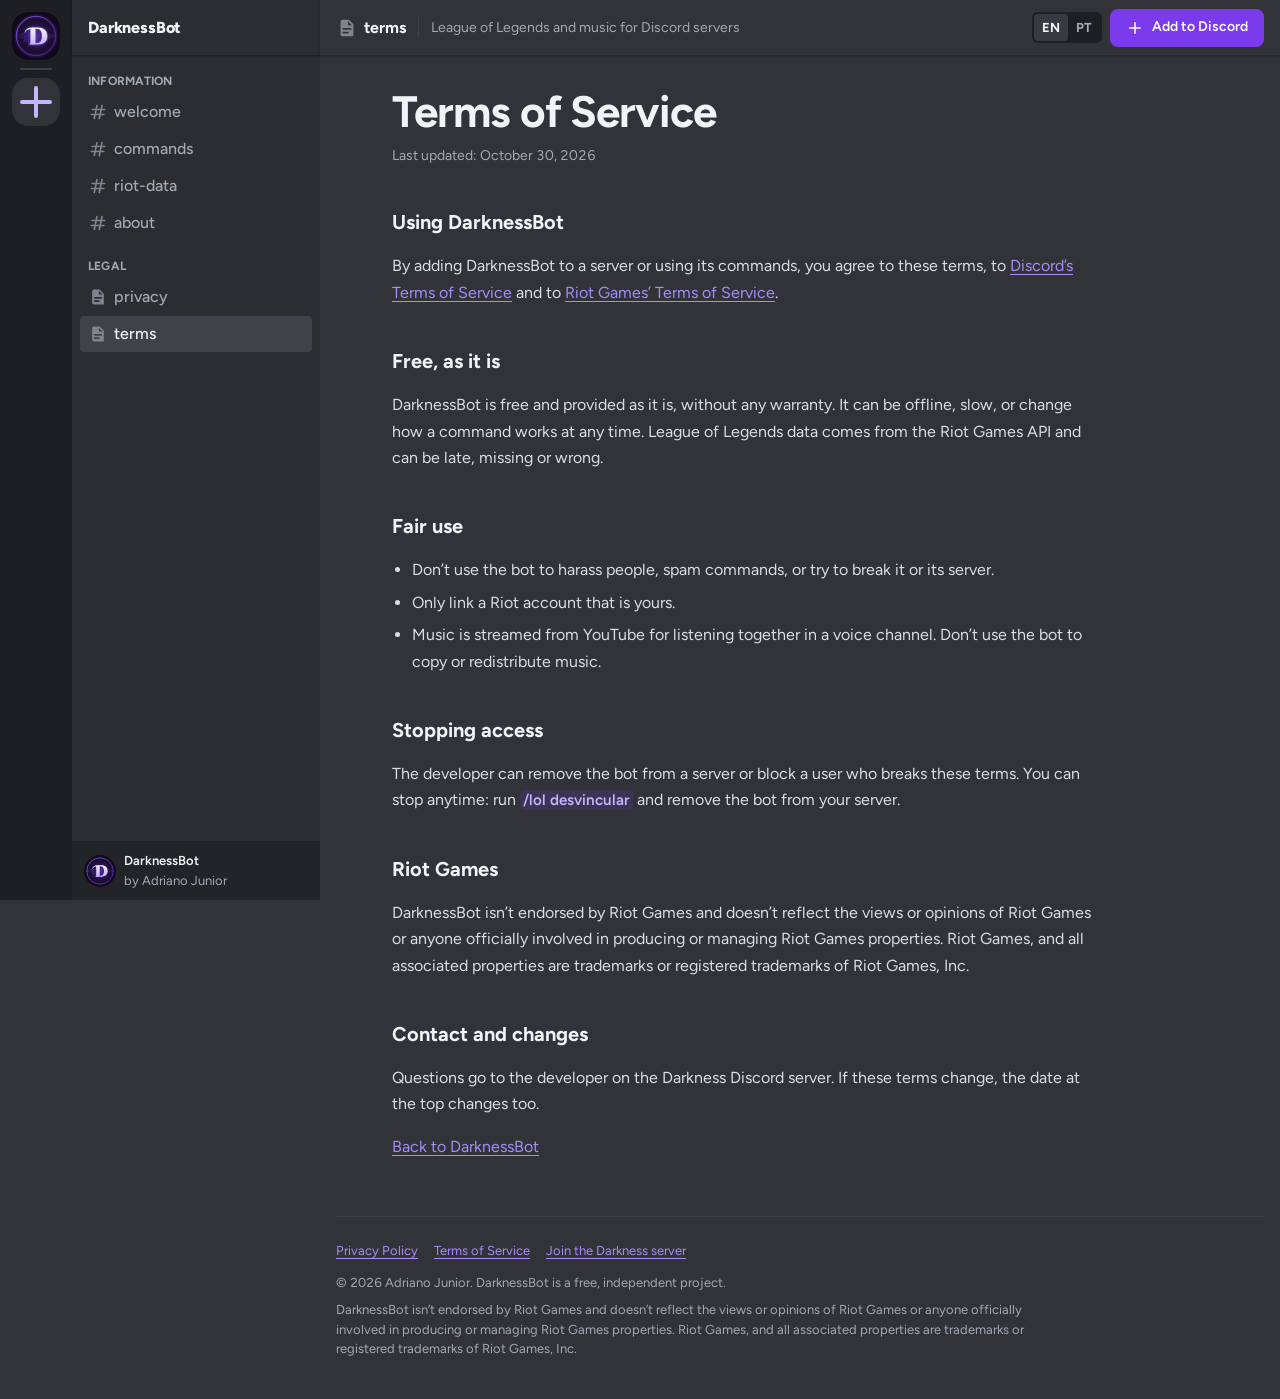
<file: terms.html>
<!doctype html>
<html lang="en">
<head>
<meta charset="utf-8">
<meta name="viewport" content="width=device-width, initial-scale=1">
<meta http-equiv="Content-Security-Policy" content="default-src 'none'; img-src 'self'; style-src 'self'; font-src 'self'; script-src 'self'; base-uri 'none'; form-action 'none'">
<meta name="referrer" content="no-referrer">
<title>Terms of Service · DarknessBot</title>
<meta name="description" content="Terms of Service · DarknessBot">
<meta name="theme-color" content="#313338">
<link rel="canonical" href="https://juniorstofel.github.io/Darknessbot-website/terms.html">
<link rel="alternate" hreflang="en" href="https://juniorstofel.github.io/Darknessbot-website/terms.html">
<link rel="alternate" hreflang="pt" href="https://juniorstofel.github.io/Darknessbot-website/pt/termos.html">
<link rel="icon" href="assets/img/avatar.svg" type="image/svg+xml">
<link rel="stylesheet" href="assets/site.css">
</head>
<body>
<a class="skip" href="#content">Skip to content</a>
<div class="app">
  <div class="rail" aria-hidden="true">
    <a class="rail-item rail-current" href="index.html" tabindex="-1"><img src="assets/img/avatar.svg" alt="" width="48" height="48"></a>
    <span class="rail-sep"></span>
    <a class="rail-item rail-add" href="https://discord.com/oauth2/authorize?client_id=1539409410491818075&permissions=3533824&integration_type=0&scope=bot+applications.commands" tabindex="-1" rel="noopener noreferrer"><svg viewBox="0 0 24 24" aria-hidden="true"><path fill="currentColor" d="M12 4a1 1 0 0 1 1 1v6h6a1 1 0 1 1 0 2h-6v6a1 1 0 1 1-2 0v-6H5a1 1 0 1 1 0-2h6V5a1 1 0 0 1 1-1Z"/></svg></a>
  </div>
  <aside class="side" id="channels" aria-label="DarknessBot">
    <div class="side-head"><a class="side-brand" href="index.html">DarknessBot</a></div>
    <nav aria-label="DarknessBot">
      <h2>Information</h2>
      <ul><li><a class="channel" href="index.html#welcome"><svg viewBox="0 0 24 24" aria-hidden="true"><path fill="currentColor" d="M10.9 3.2a1 1 0 0 1 .8 1.2L11 8h4l.8-4a1 1 0 1 1 2 .4L17 8h3a1 1 0 1 1 0 2h-3.4l-.8 4H19a1 1 0 1 1 0 2h-3.6l-.8 4a1 1 0 1 1-2-.4l.7-3.6h-4l-.7 4a1 1 0 1 1-2-.4L7.4 16H4a1 1 0 1 1 0-2h3.8l.8-4H5a1 1 0 0 1 0-2h4l.8-4a1 1 0 0 1 1.1-.8ZM10.6 10l-.8 4h4l.8-4h-4Z"/></svg><span>welcome</span></a></li><li><a class="channel" href="index.html#commands"><svg viewBox="0 0 24 24" aria-hidden="true"><path fill="currentColor" d="M10.9 3.2a1 1 0 0 1 .8 1.2L11 8h4l.8-4a1 1 0 1 1 2 .4L17 8h3a1 1 0 1 1 0 2h-3.4l-.8 4H19a1 1 0 1 1 0 2h-3.6l-.8 4a1 1 0 1 1-2-.4l.7-3.6h-4l-.7 4a1 1 0 1 1-2-.4L7.4 16H4a1 1 0 1 1 0-2h3.8l.8-4H5a1 1 0 0 1 0-2h4l.8-4a1 1 0 0 1 1.1-.8ZM10.6 10l-.8 4h4l.8-4h-4Z"/></svg><span>commands</span></a></li><li><a class="channel" href="index.html#riot-data"><svg viewBox="0 0 24 24" aria-hidden="true"><path fill="currentColor" d="M10.9 3.2a1 1 0 0 1 .8 1.2L11 8h4l.8-4a1 1 0 1 1 2 .4L17 8h3a1 1 0 1 1 0 2h-3.4l-.8 4H19a1 1 0 1 1 0 2h-3.6l-.8 4a1 1 0 1 1-2-.4l.7-3.6h-4l-.7 4a1 1 0 1 1-2-.4L7.4 16H4a1 1 0 1 1 0-2h3.8l.8-4H5a1 1 0 0 1 0-2h4l.8-4a1 1 0 0 1 1.1-.8ZM10.6 10l-.8 4h4l.8-4h-4Z"/></svg><span>riot-data</span></a></li><li><a class="channel" href="index.html#about"><svg viewBox="0 0 24 24" aria-hidden="true"><path fill="currentColor" d="M10.9 3.2a1 1 0 0 1 .8 1.2L11 8h4l.8-4a1 1 0 1 1 2 .4L17 8h3a1 1 0 1 1 0 2h-3.4l-.8 4H19a1 1 0 1 1 0 2h-3.6l-.8 4a1 1 0 1 1-2-.4l.7-3.6h-4l-.7 4a1 1 0 1 1-2-.4L7.4 16H4a1 1 0 1 1 0-2h3.8l.8-4H5a1 1 0 0 1 0-2h4l.8-4a1 1 0 0 1 1.1-.8ZM10.6 10l-.8 4h4l.8-4h-4Z"/></svg><span>about</span></a></li></ul>
      <h2>Legal</h2>
      <ul><li><a class="channel" href="privacy.html"><svg viewBox="0 0 24 24" aria-hidden="true"><path fill="currentColor" d="M7 3h7l5 5v12a1 1 0 0 1-1 1H7a2 2 0 0 1-2-2V5a2 2 0 0 1 2-2Zm6 1.5V8a1 1 0 0 0 1 1h3.5L13 4.5ZM8 12a1 1 0 0 0 0 2h8a1 1 0 1 0 0-2H8Zm0 4a1 1 0 0 0 0 2h5a1 1 0 1 0 0-2H8Z"/></svg><span>privacy</span></a></li><li><a class="channel" href="terms.html" aria-current="page"><svg viewBox="0 0 24 24" aria-hidden="true"><path fill="currentColor" d="M7 3h7l5 5v12a1 1 0 0 1-1 1H7a2 2 0 0 1-2-2V5a2 2 0 0 1 2-2Zm6 1.5V8a1 1 0 0 0 1 1h3.5L13 4.5ZM8 12a1 1 0 0 0 0 2h8a1 1 0 1 0 0-2H8Zm0 4a1 1 0 0 0 0 2h5a1 1 0 1 0 0-2H8Z"/></svg><span>terms</span></a></li></ul>
    </nav>
    <div class="side-foot"><img src="assets/img/avatar.svg" alt="" width="32" height="32"><div><strong>DarknessBot</strong>by Adriano Junior</div></div>
  </aside>
  <div class="channel-main">
    <header class="topbar">
      <button class="menu-btn" type="button" aria-controls="channels" aria-expanded="false" aria-label="Open channels" hidden><svg viewBox="0 0 24 24" aria-hidden="true"><path fill="currentColor" d="M4 6a1 1 0 0 1 1-1h14a1 1 0 1 1 0 2H5a1 1 0 0 1-1-1Zm0 6a1 1 0 0 1 1-1h14a1 1 0 1 1 0 2H5a1 1 0 0 1-1-1Zm1 5a1 1 0 1 0 0 2h14a1 1 0 1 0 0-2H5Z"/></svg></button>
      <div class="topbar-title"><svg viewBox="0 0 24 24" aria-hidden="true"><path fill="currentColor" d="M7 3h7l5 5v12a1 1 0 0 1-1 1H7a2 2 0 0 1-2-2V5a2 2 0 0 1 2-2Zm6 1.5V8a1 1 0 0 0 1 1h3.5L13 4.5ZM8 12a1 1 0 0 0 0 2h8a1 1 0 1 0 0-2H8Zm0 4a1 1 0 0 0 0 2h5a1 1 0 1 0 0-2H8Z"/></svg><span id="channel-name">terms</span></div>
      <div class="topbar-topic">League of Legends and music for Discord servers</div>
      <div class="topbar-actions">
        <div class="lang" role="group" aria-label="Language / Idioma"><span aria-current="true">EN</span><a href="pt/termos.html" hreflang="pt-BR" lang="pt-BR">PT</a></div>
        <a class="btn btn-primary" href="https://discord.com/oauth2/authorize?client_id=1539409410491818075&permissions=3533824&integration_type=0&scope=bot+applications.commands" rel="noopener noreferrer"><svg viewBox="0 0 24 24" aria-hidden="true"><path fill="currentColor" d="M12 4a1 1 0 0 1 1 1v6h6a1 1 0 1 1 0 2h-6v6a1 1 0 1 1-2 0v-6H5a1 1 0 1 1 0-2h6V5a1 1 0 0 1 1-1Z"/></svg><span>Add to Discord</span></a>
      </div>
    </header>
    <main class="doc" id="content">
      <h1>Terms of Service</h1>
      <p class="updated">Last updated: October 30, 2026</p>
      <h2>Using DarknessBot</h2><p>By adding DarknessBot to a server or using its commands, you agree to these terms, to <a href="https://discord.com/terms" rel="noopener noreferrer">Discord’s Terms of Service</a> and to <a href="https://www.riotgames.com/en/terms-of-service" rel="noopener noreferrer">Riot Games’ Terms of Service</a>.</p><h2>Free, as it is</h2><p>DarknessBot is free and provided as it is, without any warranty. It can be offline, slow, or change how a command works at any time. League of Legends data comes from the Riot Games API and can be late, missing or wrong.</p><h2>Fair use</h2><ul><li>Don’t use the bot to harass people, spam commands, or try to break it or its server.</li><li>Only link a Riot account that is yours.</li><li>Music is streamed from YouTube for listening together in a voice channel. Don’t use the bot to copy or redistribute music.</li></ul><h2>Stopping access</h2><p>The developer can remove the bot from a server or block a user who breaks these terms. You can stop anytime: run <code>/lol desvincular</code> and remove the bot from your server.</p><h2>Riot Games</h2><p>DarknessBot isn’t endorsed by Riot Games and doesn’t reflect the views or opinions of Riot Games or anyone officially involved in producing or managing Riot Games properties. Riot Games, and all associated properties are trademarks or registered trademarks of Riot Games, Inc.</p><h2>Contact and changes</h2><p>Questions go to the developer on the Darkness Discord server. If these terms change, the date at the top changes too.</p>
      <p><a href="index.html">Back to DarknessBot</a></p>
    </main>
    <footer class="footer">
      <nav aria-label="Legal">
        <a href="privacy.html">Privacy Policy</a>
        <a href="terms.html">Terms of Service</a>
        <a href="join.html" rel="noopener noreferrer">Join the Darkness server</a>
      </nav>
      <p>© 2026 Adriano Junior. DarknessBot is a free, independent project.</p>
      <p>DarknessBot isn’t endorsed by Riot Games and doesn’t reflect the views or opinions of Riot Games or anyone officially involved in producing or managing Riot Games properties. Riot Games, and all associated properties are trademarks or registered trademarks of Riot Games, Inc.</p>
    </footer>
  </div>
</div>
<script src="assets/site.js" defer></script>
</body>
</html>
</file>
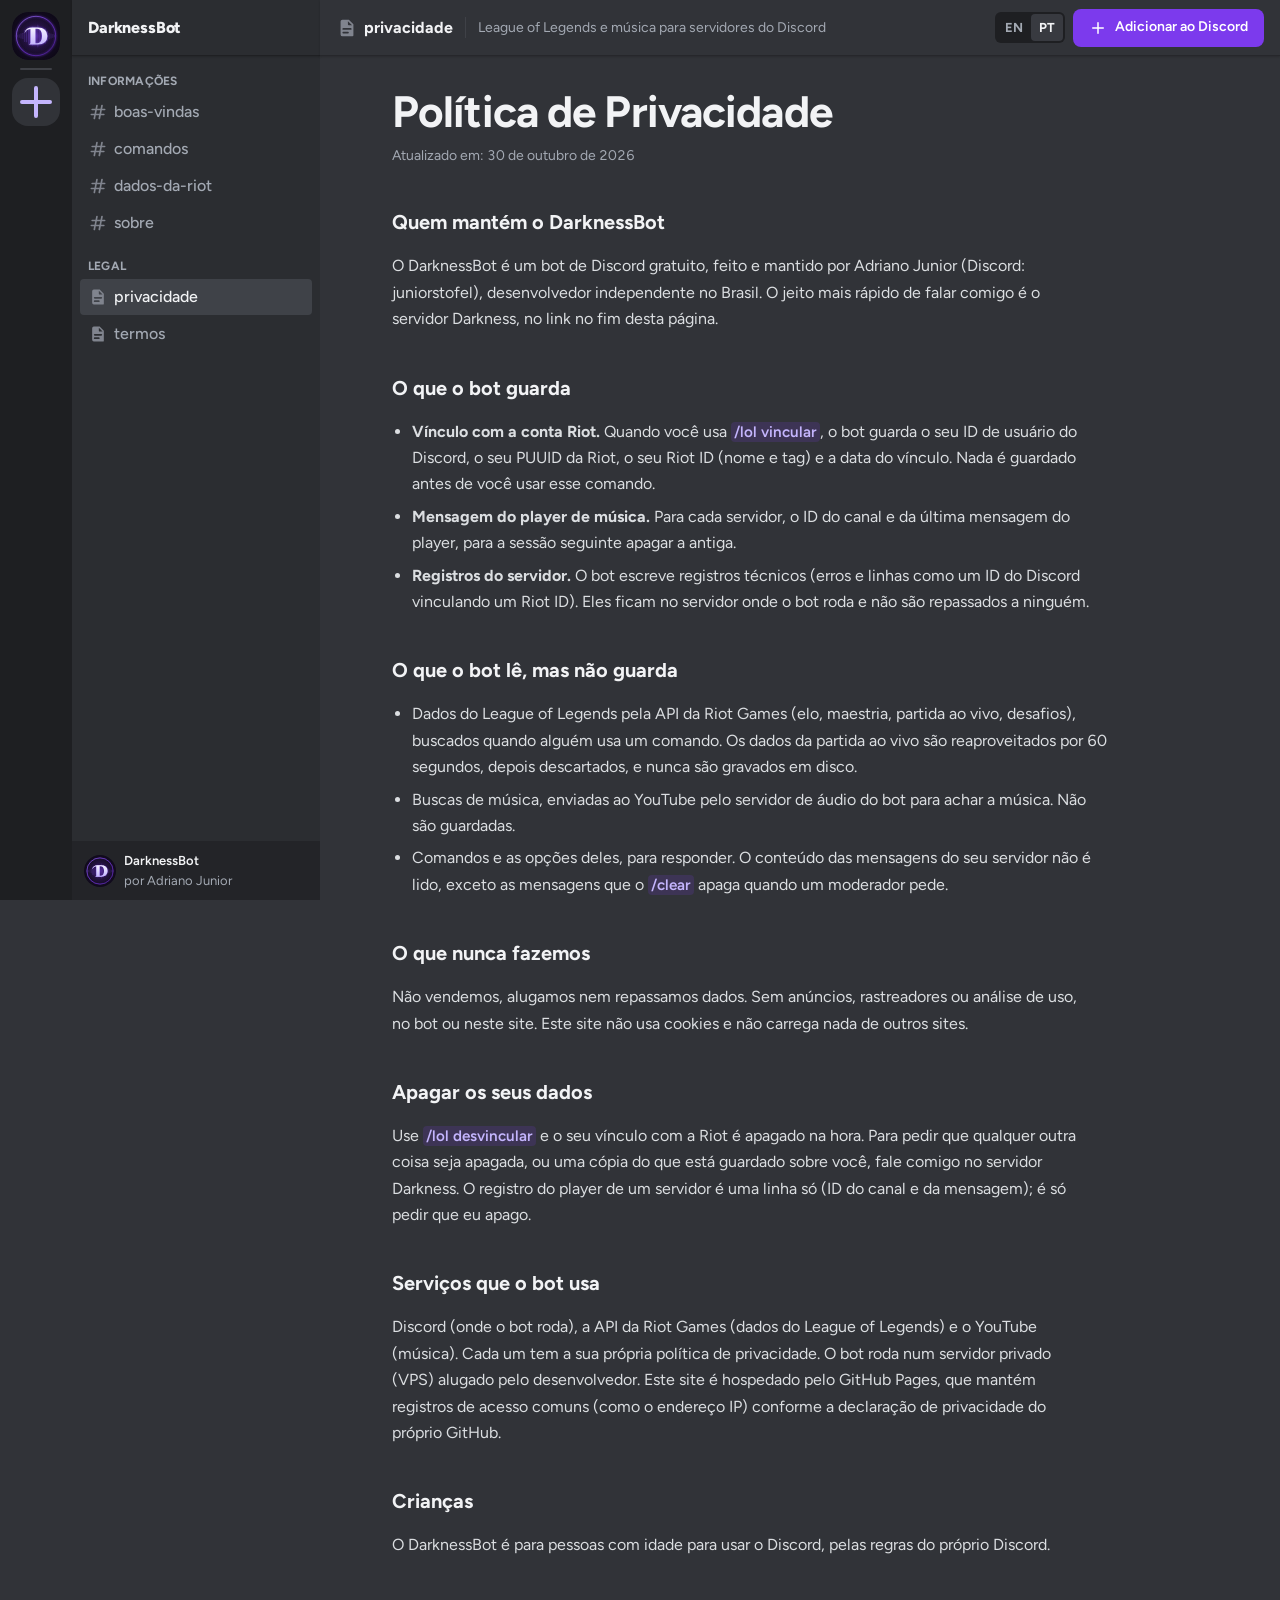
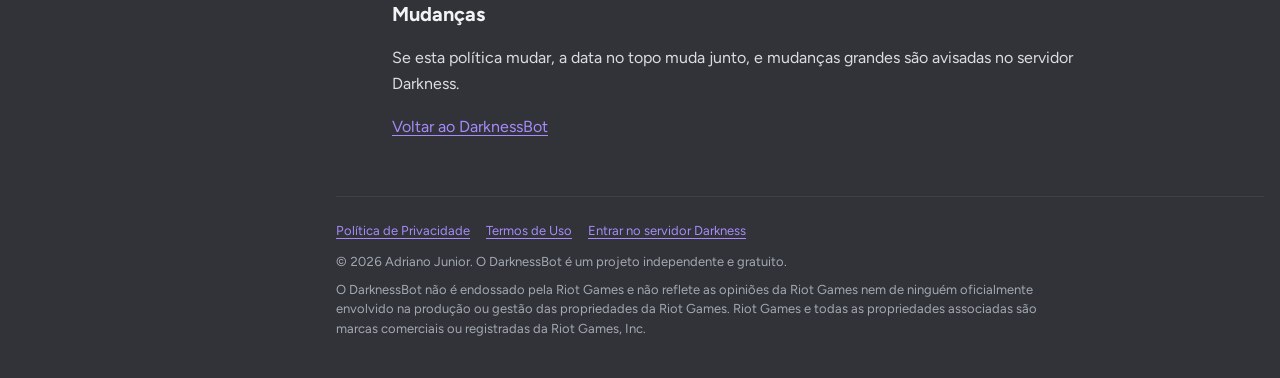
<file: pt/privacidade.html>
<!doctype html>
<html lang="pt-BR">
<head>
<meta charset="utf-8">
<meta name="viewport" content="width=device-width, initial-scale=1">
<meta http-equiv="Content-Security-Policy" content="default-src 'none'; img-src 'self'; style-src 'self'; font-src 'self'; script-src 'self'; base-uri 'none'; form-action 'none'">
<meta name="referrer" content="no-referrer">
<title>Política de Privacidade · DarknessBot</title>
<meta name="description" content="Política de Privacidade · DarknessBot">
<meta name="theme-color" content="#313338">
<link rel="canonical" href="https://juniorstofel.github.io/Darknessbot-website/pt/privacidade.html">
<link rel="alternate" hreflang="pt" href="https://juniorstofel.github.io/Darknessbot-website/pt/privacidade.html">
<link rel="alternate" hreflang="en" href="https://juniorstofel.github.io/Darknessbot-website/privacy.html">
<link rel="icon" href="../assets/img/avatar.svg" type="image/svg+xml">
<link rel="stylesheet" href="../assets/site.css">
</head>
<body>
<a class="skip" href="#content">Pular para o conteúdo</a>
<div class="app">
  <div class="rail" aria-hidden="true">
    <a class="rail-item rail-current" href="../pt/index.html" tabindex="-1"><img src="../assets/img/avatar.svg" alt="" width="48" height="48"></a>
    <span class="rail-sep"></span>
    <a class="rail-item rail-add" href="https://discord.com/oauth2/authorize?client_id=1539409410491818075&permissions=3533824&integration_type=0&scope=bot+applications.commands" tabindex="-1" rel="noopener noreferrer"><svg viewBox="0 0 24 24" aria-hidden="true"><path fill="currentColor" d="M12 4a1 1 0 0 1 1 1v6h6a1 1 0 1 1 0 2h-6v6a1 1 0 1 1-2 0v-6H5a1 1 0 1 1 0-2h6V5a1 1 0 0 1 1-1Z"/></svg></a>
  </div>
  <aside class="side" id="channels" aria-label="DarknessBot">
    <div class="side-head"><a class="side-brand" href="../pt/index.html">DarknessBot</a></div>
    <nav aria-label="DarknessBot">
      <h2>Informações</h2>
      <ul><li><a class="channel" href="../pt/index.html#welcome"><svg viewBox="0 0 24 24" aria-hidden="true"><path fill="currentColor" d="M10.9 3.2a1 1 0 0 1 .8 1.2L11 8h4l.8-4a1 1 0 1 1 2 .4L17 8h3a1 1 0 1 1 0 2h-3.4l-.8 4H19a1 1 0 1 1 0 2h-3.6l-.8 4a1 1 0 1 1-2-.4l.7-3.6h-4l-.7 4a1 1 0 1 1-2-.4L7.4 16H4a1 1 0 1 1 0-2h3.8l.8-4H5a1 1 0 0 1 0-2h4l.8-4a1 1 0 0 1 1.1-.8ZM10.6 10l-.8 4h4l.8-4h-4Z"/></svg><span>boas-vindas</span></a></li><li><a class="channel" href="../pt/index.html#commands"><svg viewBox="0 0 24 24" aria-hidden="true"><path fill="currentColor" d="M10.9 3.2a1 1 0 0 1 .8 1.2L11 8h4l.8-4a1 1 0 1 1 2 .4L17 8h3a1 1 0 1 1 0 2h-3.4l-.8 4H19a1 1 0 1 1 0 2h-3.6l-.8 4a1 1 0 1 1-2-.4l.7-3.6h-4l-.7 4a1 1 0 1 1-2-.4L7.4 16H4a1 1 0 1 1 0-2h3.8l.8-4H5a1 1 0 0 1 0-2h4l.8-4a1 1 0 0 1 1.1-.8ZM10.6 10l-.8 4h4l.8-4h-4Z"/></svg><span>comandos</span></a></li><li><a class="channel" href="../pt/index.html#riot-data"><svg viewBox="0 0 24 24" aria-hidden="true"><path fill="currentColor" d="M10.9 3.2a1 1 0 0 1 .8 1.2L11 8h4l.8-4a1 1 0 1 1 2 .4L17 8h3a1 1 0 1 1 0 2h-3.4l-.8 4H19a1 1 0 1 1 0 2h-3.6l-.8 4a1 1 0 1 1-2-.4l.7-3.6h-4l-.7 4a1 1 0 1 1-2-.4L7.4 16H4a1 1 0 1 1 0-2h3.8l.8-4H5a1 1 0 0 1 0-2h4l.8-4a1 1 0 0 1 1.1-.8ZM10.6 10l-.8 4h4l.8-4h-4Z"/></svg><span>dados-da-riot</span></a></li><li><a class="channel" href="../pt/index.html#about"><svg viewBox="0 0 24 24" aria-hidden="true"><path fill="currentColor" d="M10.9 3.2a1 1 0 0 1 .8 1.2L11 8h4l.8-4a1 1 0 1 1 2 .4L17 8h3a1 1 0 1 1 0 2h-3.4l-.8 4H19a1 1 0 1 1 0 2h-3.6l-.8 4a1 1 0 1 1-2-.4l.7-3.6h-4l-.7 4a1 1 0 1 1-2-.4L7.4 16H4a1 1 0 1 1 0-2h3.8l.8-4H5a1 1 0 0 1 0-2h4l.8-4a1 1 0 0 1 1.1-.8ZM10.6 10l-.8 4h4l.8-4h-4Z"/></svg><span>sobre</span></a></li></ul>
      <h2>Legal</h2>
      <ul><li><a class="channel" href="../pt/privacidade.html" aria-current="page"><svg viewBox="0 0 24 24" aria-hidden="true"><path fill="currentColor" d="M7 3h7l5 5v12a1 1 0 0 1-1 1H7a2 2 0 0 1-2-2V5a2 2 0 0 1 2-2Zm6 1.5V8a1 1 0 0 0 1 1h3.5L13 4.5ZM8 12a1 1 0 0 0 0 2h8a1 1 0 1 0 0-2H8Zm0 4a1 1 0 0 0 0 2h5a1 1 0 1 0 0-2H8Z"/></svg><span>privacidade</span></a></li><li><a class="channel" href="../pt/termos.html"><svg viewBox="0 0 24 24" aria-hidden="true"><path fill="currentColor" d="M7 3h7l5 5v12a1 1 0 0 1-1 1H7a2 2 0 0 1-2-2V5a2 2 0 0 1 2-2Zm6 1.5V8a1 1 0 0 0 1 1h3.5L13 4.5ZM8 12a1 1 0 0 0 0 2h8a1 1 0 1 0 0-2H8Zm0 4a1 1 0 0 0 0 2h5a1 1 0 1 0 0-2H8Z"/></svg><span>termos</span></a></li></ul>
    </nav>
    <div class="side-foot"><img src="../assets/img/avatar.svg" alt="" width="32" height="32"><div><strong>DarknessBot</strong>por Adriano Junior</div></div>
  </aside>
  <div class="channel-main">
    <header class="topbar">
      <button class="menu-btn" type="button" aria-controls="channels" aria-expanded="false" aria-label="Abrir canais" hidden><svg viewBox="0 0 24 24" aria-hidden="true"><path fill="currentColor" d="M4 6a1 1 0 0 1 1-1h14a1 1 0 1 1 0 2H5a1 1 0 0 1-1-1Zm0 6a1 1 0 0 1 1-1h14a1 1 0 1 1 0 2H5a1 1 0 0 1-1-1Zm1 5a1 1 0 1 0 0 2h14a1 1 0 1 0 0-2H5Z"/></svg></button>
      <div class="topbar-title"><svg viewBox="0 0 24 24" aria-hidden="true"><path fill="currentColor" d="M7 3h7l5 5v12a1 1 0 0 1-1 1H7a2 2 0 0 1-2-2V5a2 2 0 0 1 2-2Zm6 1.5V8a1 1 0 0 0 1 1h3.5L13 4.5ZM8 12a1 1 0 0 0 0 2h8a1 1 0 1 0 0-2H8Zm0 4a1 1 0 0 0 0 2h5a1 1 0 1 0 0-2H8Z"/></svg><span id="channel-name">privacidade</span></div>
      <div class="topbar-topic">League of Legends e música para servidores do Discord</div>
      <div class="topbar-actions">
        <div class="lang" role="group" aria-label="Language / Idioma"><a href="../privacy.html" hreflang="en" lang="en">EN</a><span aria-current="true">PT</span></div>
        <a class="btn btn-primary" href="https://discord.com/oauth2/authorize?client_id=1539409410491818075&permissions=3533824&integration_type=0&scope=bot+applications.commands" rel="noopener noreferrer"><svg viewBox="0 0 24 24" aria-hidden="true"><path fill="currentColor" d="M12 4a1 1 0 0 1 1 1v6h6a1 1 0 1 1 0 2h-6v6a1 1 0 1 1-2 0v-6H5a1 1 0 1 1 0-2h6V5a1 1 0 0 1 1-1Z"/></svg><span>Adicionar ao Discord</span></a>
      </div>
    </header>
    <main class="doc" id="content">
      <h1>Política de Privacidade</h1>
      <p class="updated">Atualizado em: 30 de outubro de 2026</p>
      <h2>Quem mantém o DarknessBot</h2><p>O DarknessBot é um bot de Discord gratuito, feito e mantido por Adriano Junior (Discord: juniorstofel), desenvolvedor independente no Brasil. O jeito mais rápido de falar comigo é o servidor Darkness, no link no fim desta página.</p><h2>O que o bot guarda</h2><ul><li><strong>Vínculo com a conta Riot.</strong> Quando você usa <code>/lol vincular</code>, o bot guarda o seu ID de usuário do Discord, o seu PUUID da Riot, o seu Riot ID (nome e tag) e a data do vínculo. Nada é guardado antes de você usar esse comando.</li><li><strong>Mensagem do player de música.</strong> Para cada servidor, o ID do canal e da última mensagem do player, para a sessão seguinte apagar a antiga.</li><li><strong>Registros do servidor.</strong> O bot escreve registros técnicos (erros e linhas como um ID do Discord vinculando um Riot ID). Eles ficam no servidor onde o bot roda e não são repassados a ninguém.</li></ul><h2>O que o bot lê, mas não guarda</h2><ul><li>Dados do League of Legends pela API da Riot Games (elo, maestria, partida ao vivo, desafios), buscados quando alguém usa um comando. Os dados da partida ao vivo são reaproveitados por 60 segundos, depois descartados, e nunca são gravados em disco.</li><li>Buscas de música, enviadas ao YouTube pelo servidor de áudio do bot para achar a música. Não são guardadas.</li><li>Comandos e as opções deles, para responder. O conteúdo das mensagens do seu servidor não é lido, exceto as mensagens que o <code>/clear</code> apaga quando um moderador pede.</li></ul><h2>O que nunca fazemos</h2><p>Não vendemos, alugamos nem repassamos dados. Sem anúncios, rastreadores ou análise de uso, no bot ou neste site. Este site não usa cookies e não carrega nada de outros sites.</p><h2>Apagar os seus dados</h2><p>Use <code>/lol desvincular</code> e o seu vínculo com a Riot é apagado na hora. Para pedir que qualquer outra coisa seja apagada, ou uma cópia do que está guardado sobre você, fale comigo no servidor Darkness. O registro do player de um servidor é uma linha só (ID do canal e da mensagem); é só pedir que eu apago.</p><h2>Serviços que o bot usa</h2><p>Discord (onde o bot roda), a API da Riot Games (dados do League of Legends) e o YouTube (música). Cada um tem a sua própria política de privacidade. O bot roda num servidor privado (VPS) alugado pelo desenvolvedor. Este site é hospedado pelo GitHub Pages, que mantém registros de acesso comuns (como o endereço IP) conforme a declaração de privacidade do próprio GitHub.</p><h2>Crianças</h2><p>O DarknessBot é para pessoas com idade para usar o Discord, pelas regras do próprio Discord.</p><h2>Mudanças</h2><p>Se esta política mudar, a data no topo muda junto, e mudanças grandes são avisadas no servidor Darkness.</p>
      <p><a href="../pt/index.html">Voltar ao DarknessBot</a></p>
    </main>
    <footer class="footer">
      <nav aria-label="Legal">
        <a href="../pt/privacidade.html">Política de Privacidade</a>
        <a href="../pt/termos.html">Termos de Uso</a>
        <a href="../join.html" rel="noopener noreferrer">Entrar no servidor Darkness</a>
      </nav>
      <p>© 2026 Adriano Junior. O DarknessBot é um projeto independente e gratuito.</p>
      <p>O DarknessBot não é endossado pela Riot Games e não reflete as opiniões da Riot Games nem de ninguém oficialmente envolvido na produção ou gestão das propriedades da Riot Games. Riot Games e todas as propriedades associadas são marcas comerciais ou registradas da Riot Games, Inc.</p>
    </footer>
  </div>
</div>
<script src="../assets/site.js" defer></script>
</body>
</html>
</file>
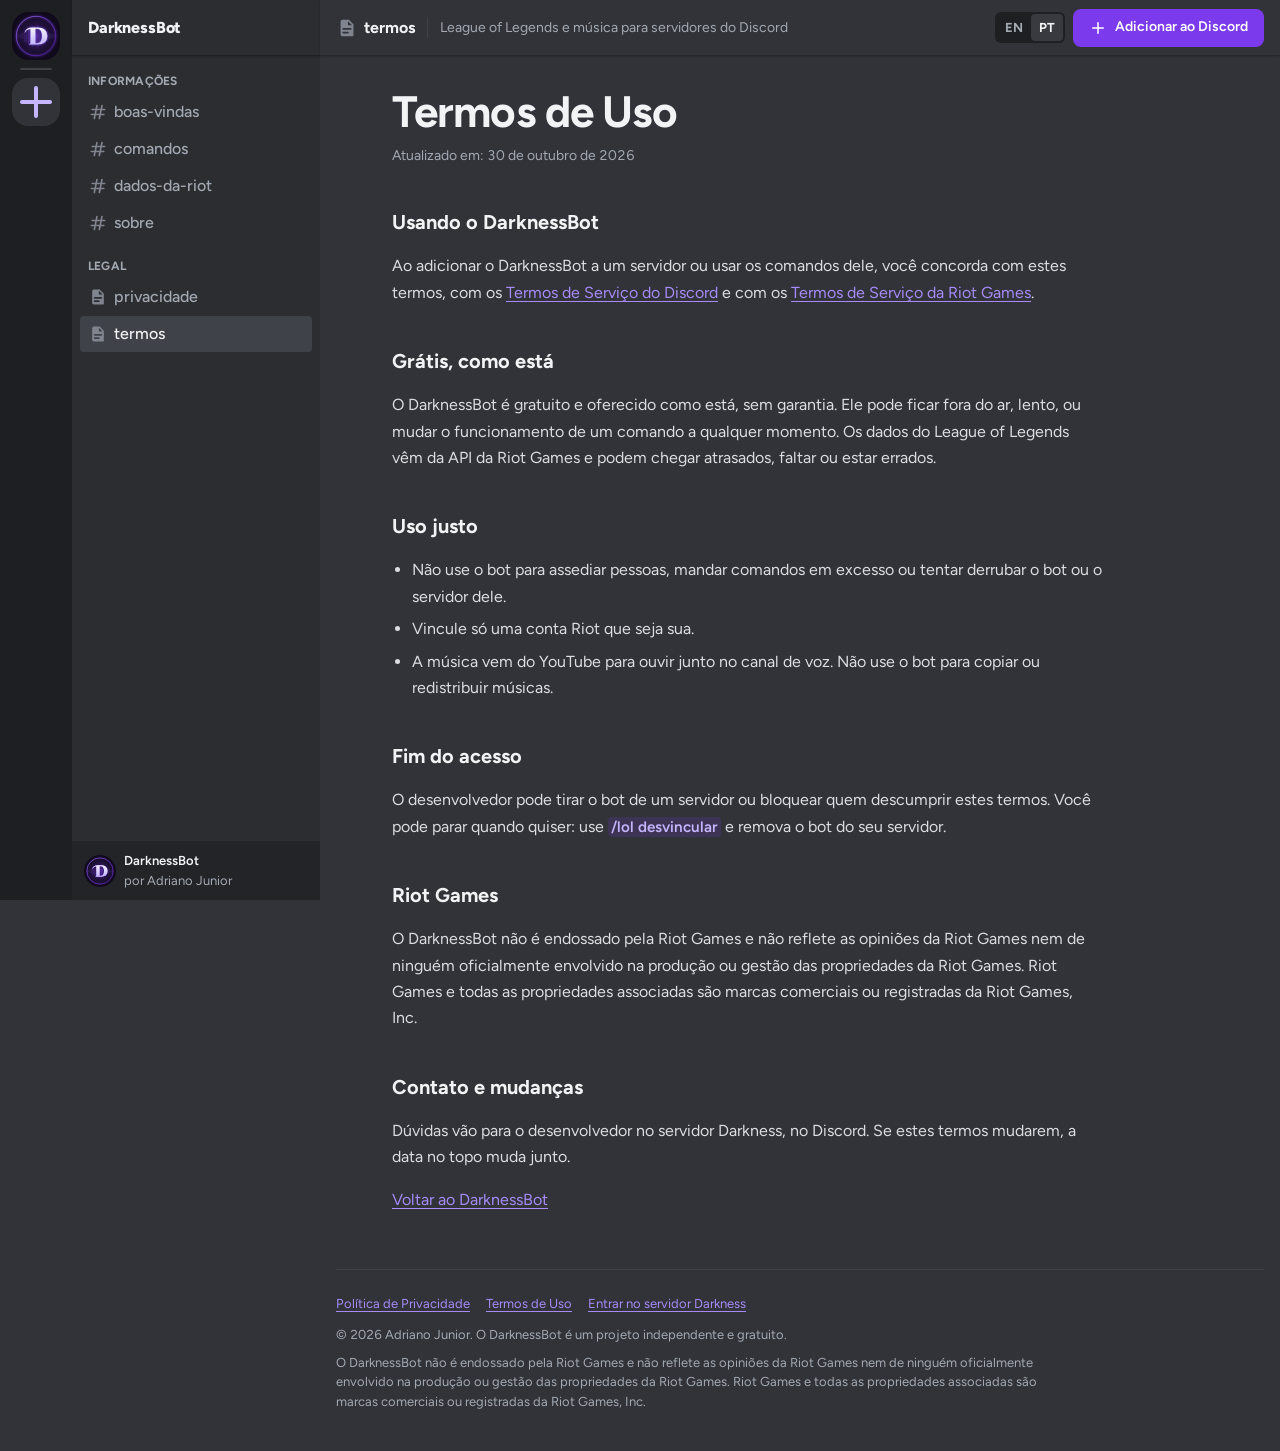
<file: pt/termos.html>
<!doctype html>
<html lang="pt-BR">
<head>
<meta charset="utf-8">
<meta name="viewport" content="width=device-width, initial-scale=1">
<meta http-equiv="Content-Security-Policy" content="default-src 'none'; img-src 'self'; style-src 'self'; font-src 'self'; script-src 'self'; base-uri 'none'; form-action 'none'">
<meta name="referrer" content="no-referrer">
<title>Termos de Uso · DarknessBot</title>
<meta name="description" content="Termos de Uso · DarknessBot">
<meta name="theme-color" content="#313338">
<link rel="canonical" href="https://juniorstofel.github.io/Darknessbot-website/pt/termos.html">
<link rel="alternate" hreflang="pt" href="https://juniorstofel.github.io/Darknessbot-website/pt/termos.html">
<link rel="alternate" hreflang="en" href="https://juniorstofel.github.io/Darknessbot-website/terms.html">
<link rel="icon" href="../assets/img/avatar.svg" type="image/svg+xml">
<link rel="stylesheet" href="../assets/site.css">
</head>
<body>
<a class="skip" href="#content">Pular para o conteúdo</a>
<div class="app">
  <div class="rail" aria-hidden="true">
    <a class="rail-item rail-current" href="../pt/index.html" tabindex="-1"><img src="../assets/img/avatar.svg" alt="" width="48" height="48"></a>
    <span class="rail-sep"></span>
    <a class="rail-item rail-add" href="https://discord.com/oauth2/authorize?client_id=1539409410491818075&permissions=3533824&integration_type=0&scope=bot+applications.commands" tabindex="-1" rel="noopener noreferrer"><svg viewBox="0 0 24 24" aria-hidden="true"><path fill="currentColor" d="M12 4a1 1 0 0 1 1 1v6h6a1 1 0 1 1 0 2h-6v6a1 1 0 1 1-2 0v-6H5a1 1 0 1 1 0-2h6V5a1 1 0 0 1 1-1Z"/></svg></a>
  </div>
  <aside class="side" id="channels" aria-label="DarknessBot">
    <div class="side-head"><a class="side-brand" href="../pt/index.html">DarknessBot</a></div>
    <nav aria-label="DarknessBot">
      <h2>Informações</h2>
      <ul><li><a class="channel" href="../pt/index.html#welcome"><svg viewBox="0 0 24 24" aria-hidden="true"><path fill="currentColor" d="M10.9 3.2a1 1 0 0 1 .8 1.2L11 8h4l.8-4a1 1 0 1 1 2 .4L17 8h3a1 1 0 1 1 0 2h-3.4l-.8 4H19a1 1 0 1 1 0 2h-3.6l-.8 4a1 1 0 1 1-2-.4l.7-3.6h-4l-.7 4a1 1 0 1 1-2-.4L7.4 16H4a1 1 0 1 1 0-2h3.8l.8-4H5a1 1 0 0 1 0-2h4l.8-4a1 1 0 0 1 1.1-.8ZM10.6 10l-.8 4h4l.8-4h-4Z"/></svg><span>boas-vindas</span></a></li><li><a class="channel" href="../pt/index.html#commands"><svg viewBox="0 0 24 24" aria-hidden="true"><path fill="currentColor" d="M10.9 3.2a1 1 0 0 1 .8 1.2L11 8h4l.8-4a1 1 0 1 1 2 .4L17 8h3a1 1 0 1 1 0 2h-3.4l-.8 4H19a1 1 0 1 1 0 2h-3.6l-.8 4a1 1 0 1 1-2-.4l.7-3.6h-4l-.7 4a1 1 0 1 1-2-.4L7.4 16H4a1 1 0 1 1 0-2h3.8l.8-4H5a1 1 0 0 1 0-2h4l.8-4a1 1 0 0 1 1.1-.8ZM10.6 10l-.8 4h4l.8-4h-4Z"/></svg><span>comandos</span></a></li><li><a class="channel" href="../pt/index.html#riot-data"><svg viewBox="0 0 24 24" aria-hidden="true"><path fill="currentColor" d="M10.9 3.2a1 1 0 0 1 .8 1.2L11 8h4l.8-4a1 1 0 1 1 2 .4L17 8h3a1 1 0 1 1 0 2h-3.4l-.8 4H19a1 1 0 1 1 0 2h-3.6l-.8 4a1 1 0 1 1-2-.4l.7-3.6h-4l-.7 4a1 1 0 1 1-2-.4L7.4 16H4a1 1 0 1 1 0-2h3.8l.8-4H5a1 1 0 0 1 0-2h4l.8-4a1 1 0 0 1 1.1-.8ZM10.6 10l-.8 4h4l.8-4h-4Z"/></svg><span>dados-da-riot</span></a></li><li><a class="channel" href="../pt/index.html#about"><svg viewBox="0 0 24 24" aria-hidden="true"><path fill="currentColor" d="M10.9 3.2a1 1 0 0 1 .8 1.2L11 8h4l.8-4a1 1 0 1 1 2 .4L17 8h3a1 1 0 1 1 0 2h-3.4l-.8 4H19a1 1 0 1 1 0 2h-3.6l-.8 4a1 1 0 1 1-2-.4l.7-3.6h-4l-.7 4a1 1 0 1 1-2-.4L7.4 16H4a1 1 0 1 1 0-2h3.8l.8-4H5a1 1 0 0 1 0-2h4l.8-4a1 1 0 0 1 1.1-.8ZM10.6 10l-.8 4h4l.8-4h-4Z"/></svg><span>sobre</span></a></li></ul>
      <h2>Legal</h2>
      <ul><li><a class="channel" href="../pt/privacidade.html"><svg viewBox="0 0 24 24" aria-hidden="true"><path fill="currentColor" d="M7 3h7l5 5v12a1 1 0 0 1-1 1H7a2 2 0 0 1-2-2V5a2 2 0 0 1 2-2Zm6 1.5V8a1 1 0 0 0 1 1h3.5L13 4.5ZM8 12a1 1 0 0 0 0 2h8a1 1 0 1 0 0-2H8Zm0 4a1 1 0 0 0 0 2h5a1 1 0 1 0 0-2H8Z"/></svg><span>privacidade</span></a></li><li><a class="channel" href="../pt/termos.html" aria-current="page"><svg viewBox="0 0 24 24" aria-hidden="true"><path fill="currentColor" d="M7 3h7l5 5v12a1 1 0 0 1-1 1H7a2 2 0 0 1-2-2V5a2 2 0 0 1 2-2Zm6 1.5V8a1 1 0 0 0 1 1h3.5L13 4.5ZM8 12a1 1 0 0 0 0 2h8a1 1 0 1 0 0-2H8Zm0 4a1 1 0 0 0 0 2h5a1 1 0 1 0 0-2H8Z"/></svg><span>termos</span></a></li></ul>
    </nav>
    <div class="side-foot"><img src="../assets/img/avatar.svg" alt="" width="32" height="32"><div><strong>DarknessBot</strong>por Adriano Junior</div></div>
  </aside>
  <div class="channel-main">
    <header class="topbar">
      <button class="menu-btn" type="button" aria-controls="channels" aria-expanded="false" aria-label="Abrir canais" hidden><svg viewBox="0 0 24 24" aria-hidden="true"><path fill="currentColor" d="M4 6a1 1 0 0 1 1-1h14a1 1 0 1 1 0 2H5a1 1 0 0 1-1-1Zm0 6a1 1 0 0 1 1-1h14a1 1 0 1 1 0 2H5a1 1 0 0 1-1-1Zm1 5a1 1 0 1 0 0 2h14a1 1 0 1 0 0-2H5Z"/></svg></button>
      <div class="topbar-title"><svg viewBox="0 0 24 24" aria-hidden="true"><path fill="currentColor" d="M7 3h7l5 5v12a1 1 0 0 1-1 1H7a2 2 0 0 1-2-2V5a2 2 0 0 1 2-2Zm6 1.5V8a1 1 0 0 0 1 1h3.5L13 4.5ZM8 12a1 1 0 0 0 0 2h8a1 1 0 1 0 0-2H8Zm0 4a1 1 0 0 0 0 2h5a1 1 0 1 0 0-2H8Z"/></svg><span id="channel-name">termos</span></div>
      <div class="topbar-topic">League of Legends e música para servidores do Discord</div>
      <div class="topbar-actions">
        <div class="lang" role="group" aria-label="Language / Idioma"><a href="../terms.html" hreflang="en" lang="en">EN</a><span aria-current="true">PT</span></div>
        <a class="btn btn-primary" href="https://discord.com/oauth2/authorize?client_id=1539409410491818075&permissions=3533824&integration_type=0&scope=bot+applications.commands" rel="noopener noreferrer"><svg viewBox="0 0 24 24" aria-hidden="true"><path fill="currentColor" d="M12 4a1 1 0 0 1 1 1v6h6a1 1 0 1 1 0 2h-6v6a1 1 0 1 1-2 0v-6H5a1 1 0 1 1 0-2h6V5a1 1 0 0 1 1-1Z"/></svg><span>Adicionar ao Discord</span></a>
      </div>
    </header>
    <main class="doc" id="content">
      <h1>Termos de Uso</h1>
      <p class="updated">Atualizado em: 30 de outubro de 2026</p>
      <h2>Usando o DarknessBot</h2><p>Ao adicionar o DarknessBot a um servidor ou usar os comandos dele, você concorda com estes termos, com os <a href="https://discord.com/terms" rel="noopener noreferrer">Termos de Serviço do Discord</a> e com os <a href="https://www.riotgames.com/pt-br/terms-of-service-BR" rel="noopener noreferrer">Termos de Serviço da Riot Games</a>.</p><h2>Grátis, como está</h2><p>O DarknessBot é gratuito e oferecido como está, sem garantia. Ele pode ficar fora do ar, lento, ou mudar o funcionamento de um comando a qualquer momento. Os dados do League of Legends vêm da API da Riot Games e podem chegar atrasados, faltar ou estar errados.</p><h2>Uso justo</h2><ul><li>Não use o bot para assediar pessoas, mandar comandos em excesso ou tentar derrubar o bot ou o servidor dele.</li><li>Vincule só uma conta Riot que seja sua.</li><li>A música vem do YouTube para ouvir junto no canal de voz. Não use o bot para copiar ou redistribuir músicas.</li></ul><h2>Fim do acesso</h2><p>O desenvolvedor pode tirar o bot de um servidor ou bloquear quem descumprir estes termos. Você pode parar quando quiser: use <code>/lol desvincular</code> e remova o bot do seu servidor.</p><h2>Riot Games</h2><p>O DarknessBot não é endossado pela Riot Games e não reflete as opiniões da Riot Games nem de ninguém oficialmente envolvido na produção ou gestão das propriedades da Riot Games. Riot Games e todas as propriedades associadas são marcas comerciais ou registradas da Riot Games, Inc.</p><h2>Contato e mudanças</h2><p>Dúvidas vão para o desenvolvedor no servidor Darkness, no Discord. Se estes termos mudarem, a data no topo muda junto.</p>
      <p><a href="../pt/index.html">Voltar ao DarknessBot</a></p>
    </main>
    <footer class="footer">
      <nav aria-label="Legal">
        <a href="../pt/privacidade.html">Política de Privacidade</a>
        <a href="../pt/termos.html">Termos de Uso</a>
        <a href="../join.html" rel="noopener noreferrer">Entrar no servidor Darkness</a>
      </nav>
      <p>© 2026 Adriano Junior. O DarknessBot é um projeto independente e gratuito.</p>
      <p>O DarknessBot não é endossado pela Riot Games e não reflete as opiniões da Riot Games nem de ninguém oficialmente envolvido na produção ou gestão das propriedades da Riot Games. Riot Games e todas as propriedades associadas são marcas comerciais ou registradas da Riot Games, Inc.</p>
    </footer>
  </div>
</div>
<script src="../assets/site.js" defer></script>
</body>
</html>
</file>
<file: assets/site.css>
@font-face {
  font-family: "Figtree";
  src: url("fonts/Figtree.ttf") format("truetype");
  font-weight: 300 900;
  font-display: swap;
}

:root {
  color-scheme: dark;
  --rail: #1e1f22;
  --panel: #2b2d31;
  --chat: #313338;
  --raise: #383a40;
  --line: #3f4147;
  --text: #dbdee1;
  --strong: #f2f3f5;
  --muted: #a3a9b3;
  --violet: #7c3aed;
  --violet-hover: #6d28d9;
  --violet-soft: #c4b5fd;
  --mention: rgba(124, 58, 237, 0.16);
  --link: #a78bfa;
  --focus: #c4b5fd;
  --blue: #4d9fff;
  --red: #ff5c6c;
  --radius: 8px;
  --mono: ui-monospace, "SFMono-Regular", "Cascadia Mono", Consolas, "Liberation Mono", monospace;
  --sans: "Figtree", system-ui, -apple-system, "Segoe UI", Roboto, sans-serif;
  --rail-w: 72px;
  --side-w: 248px;
}

*,
*::before,
*::after {
  box-sizing: border-box;
}

html {
  scroll-behavior: smooth;
  scroll-padding-top: 64px;
}

body {
  margin: 0;
  background: var(--chat);
  color: var(--text);
  font: 400 16px/1.5 var(--sans);
  font-variant-numeric: tabular-nums;
  -webkit-font-smoothing: antialiased;
  text-rendering: optimizeLegibility;
}

::selection {
  background: rgba(124, 58, 237, 0.45);
  color: var(--strong);
}

* {
  scrollbar-width: thin;
  scrollbar-color: #1a1b1e transparent;
}

*::-webkit-scrollbar {
  width: 10px;
}

*::-webkit-scrollbar-thumb {
  background: #1a1b1e;
  border-radius: 8px;
  border: 2px solid transparent;
  background-clip: content-box;
}

a {
  color: var(--link);
  text-decoration-thickness: 1px;
  text-underline-offset: 3px;
}

a:not(.btn):hover {
  color: var(--violet-soft);
}

:focus-visible {
  outline: 2px solid var(--focus);
  outline-offset: 2px;
  border-radius: 4px;
}

img,
svg {
  display: block;
  max-width: 100%;
}

/* Slash commands inside prose: Figtree bold in the bot's mention chip, as Discord sets them. */
code {
  padding: 1px 3px;
  border-radius: 4px;
  background: var(--mention);
  color: var(--violet-soft);
  font-family: var(--sans);
  font-weight: 600;
  font-size: 0.95em;
  white-space: nowrap;
}

.skip {
  position: absolute;
  left: 12px;
  top: -48px;
  z-index: 50;
  padding: 8px 12px;
  background: var(--violet);
  color: #fff;
  border-radius: var(--radius);
}

.skip:focus {
  top: 12px;
}

.visually-hidden {
  position: absolute;
  width: 1px;
  height: 1px;
  overflow: hidden;
  clip: rect(0 0 0 0);
  white-space: nowrap;
}

/* ---------- App frame: server rail, channel list, channel ---------- */

.app {
  display: grid;
  grid-template-columns: var(--rail-w) var(--side-w) minmax(0, 1fr);
  min-height: 100vh;
}

.rail {
  position: sticky;
  top: 0;
  height: 100vh;
  background: var(--rail);
  display: flex;
  flex-direction: column;
  align-items: center;
  gap: 8px;
  padding: 12px 0;
}

.rail-item {
  position: relative;
  width: 48px;
  height: 48px;
  border-radius: 16px;
  overflow: hidden;
  display: grid;
  place-items: center;
  background: var(--chat);
  color: #3ba55d;
  transition: border-radius 160ms cubic-bezier(0.16, 1, 0.3, 1), background 160ms;
}

.rail-item img {
  width: 48px;
  height: 48px;
}

.rail-current {
  position: relative;
}

.rail-current::before {
  content: "";
  position: absolute;
  left: -12px;
  top: 8px;
  width: 4px;
  height: 32px;
  border-radius: 0 4px 4px 0;
  background: var(--strong);
}

.rail-add {
  color: var(--violet-soft);
}

.rail-add:hover {
  border-radius: 14px;
  background: var(--violet);
  color: #fff;
}

.rail-sep {
  width: 32px;
  height: 2px;
  border-radius: 1px;
  background: var(--line);
}

.side {
  position: sticky;
  top: 0;
  height: 100vh;
  background: var(--panel);
  display: flex;
  flex-direction: column;
}

.side-head {
  height: 56px;
  flex: none;
  display: flex;
  align-items: center;
  padding: 0 16px;
  border-bottom: 1px solid #1f2023;
  box-shadow: 0 1px 2px rgba(0, 0, 0, 0.2);
}

.side-brand {
  font-weight: 800;
  font-size: 16px;
  letter-spacing: -0.01em;
  color: var(--strong);
  text-decoration: none;
}

.side nav {
  flex: 1;
  overflow-y: auto;
  padding: 16px 8px;
}

.side h2 {
  margin: 16px 8px 4px;
  font-size: 12px;
  font-weight: 700;
  letter-spacing: 0.02em;
  text-transform: uppercase;
  color: var(--muted);
}

.side h2:first-child {
  margin-top: 0;
}

.side ul {
  list-style: none;
  margin: 0;
  padding: 0;
}

.channel {
  display: flex;
  align-items: center;
  gap: 6px;
  padding: 6px 8px;
  margin: 1px 0;
  border-radius: 4px;
  color: var(--muted);
  text-decoration: none;
  font-weight: 500;
}

.channel svg {
  flex: none;
  width: 20px;
  height: 20px;
  color: #80848e;
}

.channel:hover {
  background: rgba(78, 80, 88, 0.3);
  color: var(--text);
}

.channel[aria-current] {
  background: rgba(78, 80, 88, 0.6);
  color: var(--strong);
}

.side-foot {
  flex: none;
  display: flex;
  align-items: center;
  gap: 8px;
  padding: 10px 12px;
  background: #232428;
  font-size: 13px;
  color: var(--muted);
}

.side-foot img {
  width: 32px;
  height: 32px;
  border-radius: 50%;
}

.side-foot strong {
  display: block;
  color: var(--strong);
  font-weight: 600;
}

/* ---------- Channel header ---------- */

.channel-main {
  min-width: 0;
  display: flex;
  flex-direction: column;
}

.topbar {
  position: sticky;
  top: 0;
  z-index: 20;
  height: 56px;
  display: flex;
  align-items: center;
  gap: 12px;
  padding: 0 16px;
  background: var(--chat);
  border-bottom: 1px solid #26272b;
  box-shadow: 0 1px 2px rgba(0, 0, 0, 0.18);
}

.topbar-title {
  display: flex;
  align-items: center;
  gap: 6px;
  min-width: 0;
  font-weight: 700;
  color: var(--strong);
}

.topbar-title svg {
  width: 22px;
  height: 22px;
  color: #80848e;
  flex: none;
}

.topbar-topic {
  min-width: 0;
  overflow: hidden;
  white-space: nowrap;
  text-overflow: ellipsis;
  padding-left: 12px;
  border-left: 1px solid var(--line);
  color: var(--muted);
  font-size: 14px;
}

.topbar-actions {
  margin-left: auto;
  display: flex;
  align-items: center;
  gap: 8px;
  flex: none;
}

.lang {
  display: inline-flex;
  padding: 2px;
  border-radius: 6px;
  background: var(--rail);
  font-size: 13px;
  font-weight: 700;
}

.lang a,
.lang span {
  padding: 4px 8px;
  border-radius: 4px;
  text-decoration: none;
  color: var(--muted);
}

.lang a:hover {
  color: var(--strong);
}

.lang [aria-current] {
  background: var(--raise);
  color: var(--strong);
}

.menu-btn {
  display: none;
}

/* ---------- Buttons (Discord component style, DarknessBot violet) ---------- */

.btn {
  display: inline-flex;
  align-items: center;
  justify-content: center;
  gap: 8px;
  min-height: 38px;
  padding: 8px 16px;
  border: 0;
  border-radius: var(--radius);
  font: 600 14px/1.2 var(--sans);
  text-decoration: none;
  cursor: pointer;
  transition: background 120ms, transform 120ms;
}

.btn svg {
  width: 18px;
  height: 18px;
}

.btn-primary {
  background: var(--violet);
  color: #fff;
}

.btn-primary:hover {
  background: var(--violet-hover);
  color: #fff;
}

.btn-secondary {
  background: #4e5058;
  color: var(--strong);
}

.btn-secondary:hover {
  background: #6d6f78;
  color: var(--strong);
}

.btn:active {
  transform: translateY(1px);
}

.btn-lg {
  min-height: 44px;
  padding: 10px 20px;
  font-size: 15px;
}

/* ---------- Message stream ---------- */

.stream {
  flex: 1;
  padding: 24px 0 8px;
}

.divider {
  display: flex;
  align-items: center;
  gap: 12px;
  margin: 40px 16px 8px;
  color: var(--muted);
  font-size: 12px;
  font-weight: 700;
  letter-spacing: 0.02em;
  text-transform: uppercase;
}

.divider::before,
.divider::after {
  content: "";
  flex: 1;
  height: 1px;
  background: var(--line);
}

.msg {
  display: grid;
  grid-template-columns: 40px minmax(0, 1fr);
  column-gap: 16px;
  padding: 8px 48px 8px 16px;
}

.msg + .msg.cont {
  padding-top: 0;
}

.msg:hover {
  background: rgba(2, 2, 2, 0.06);
}

.msg-avatar {
  width: 40px;
  height: 40px;
  border-radius: 50%;
  overflow: hidden;
  grid-row: span 2;
}

.msg-avatar.user {
  display: grid;
  place-items: center;
  background: #2f6f5e;
  color: #e3fff6;
  font-weight: 700;
}

.msg-avatar.dev {
  background: #8a5a12;
  color: #fff4dc;
}

.msg-head {
  display: flex;
  align-items: baseline;
  flex-wrap: wrap;
  gap: 4px 8px;
  line-height: 1.4;
}

.msg-name {
  font-weight: 600;
  color: var(--strong);
}

.msg-name.bot {
  color: var(--violet-soft);
}

.badge {
  display: inline-flex;
  align-items: center;
  gap: 3px;
  padding: 0 5px;
  height: 17px;
  border-radius: 4px;
  background: var(--violet);
  color: #fff;
  font-size: 11px;
  font-weight: 700;
  letter-spacing: 0.02em;
  align-self: center;
}

.badge svg {
  width: 10px;
  height: 10px;
}

.msg-time {
  font-size: 12px;
  color: var(--muted);
}

.msg-body {
  min-width: 0;
  color: var(--text);
}

.msg-body p {
  margin: 4px 0 0;
  max-width: 68ch;
}

.slash {
  display: inline-flex;
  align-items: center;
  gap: 6px;
  margin-top: 4px;
  padding: 2px 8px;
  border-radius: 4px;
  background: var(--mention);
  color: var(--violet-soft);
  font-weight: 600;
  font-size: 15px;
}

.slash .opt {
  color: var(--muted);
}

.slash .val {
  color: var(--strong);
}

/* The bot's opening message carries the page's thesis at display scale. */
.hero .msg-body h1 {
  margin: 10px 0 0;
  max-width: 17ch;
  font-size: clamp(2.25rem, 1.4rem + 3.2vw, 4rem);
  line-height: 1.04;
  letter-spacing: -0.03em;
  font-weight: 800;
  color: var(--strong);
  text-wrap: balance;
}

.hero .lede {
  margin-top: 16px;
  max-width: 58ch;
  font-size: clamp(1.05rem, 0.98rem + 0.3vw, 1.2rem);
  line-height: 1.6;
  color: var(--text);
}

.actions {
  display: flex;
  flex-wrap: wrap;
  gap: 8px;
  margin-top: 20px;
}

.fine {
  margin-top: 12px;
  font-size: 13px;
  color: var(--muted);
}

.shot {
  margin: 8px 0 0;
  max-width: 560px;
}

.shot a {
  display: block;
  border-radius: var(--radius);
}

.shot img {
  width: 100%;
  height: auto;
  border-radius: var(--radius);
  box-shadow: 0 6px 24px rgba(0, 0, 0, 0.35);
}

.shot figcaption {
  margin-top: 8px;
  font-size: 13px;
  color: var(--muted);
}

/* ---------- Slash command picker (commands section) ---------- */

.picker {
  margin-top: 12px;
  max-width: 760px;
  border-radius: var(--radius);
  background: var(--panel);
  box-shadow: 0 8px 24px rgba(0, 0, 0, 0.28);
  overflow: hidden;
}

.picker-group {
  padding: 8px 0;
}

.picker-group + .picker-group {
  border-top: 1px solid #1f2023;
}

.picker-group h3 {
  margin: 4px 16px 6px;
  font-size: 12px;
  font-weight: 700;
  letter-spacing: 0.02em;
  text-transform: uppercase;
  color: var(--muted);
}

.picker dl {
  margin: 0;
}

.cmd {
  display: grid;
  grid-template-columns: minmax(150px, 220px) minmax(0, 1fr);
  gap: 4px 16px;
  padding: 8px 16px;
}

.cmd:hover {
  background: var(--raise);
}

.cmd dt {
  font-weight: 700;
  font-size: 15px;
  color: var(--strong);
}

.cmd dd {
  margin: 0;
  color: var(--text);
  font-size: 15px;
}

.cmd .opts {
  display: block;
  margin-top: 2px;
  font-size: 13px;
  color: var(--muted);
}

.cmd .opts code {
  padding: 0;
  background: none;
  font-size: 13px;
}

.banner-img {
  margin-top: 12px;
  max-width: 480px;
  width: 100%;
  height: auto;
  border-radius: var(--radius);
}

.backdrop {
  display: none;
}

/* ---------- Riot data table ---------- */

.data {
  margin-top: 12px;
  max-width: 820px;
  border-radius: var(--radius);
  background: var(--panel);
  overflow-x: auto;
}

.data table {
  width: 100%;
  border-collapse: collapse;
  font-size: 14px;
}

.data caption {
  text-align: left;
  padding: 12px 16px 4px;
  font-weight: 700;
  color: var(--strong);
}

.data th,
.data td {
  text-align: left;
  vertical-align: top;
  padding: 10px 16px;
  border-top: 1px solid #1f2023;
}

.data th {
  font-size: 12px;
  font-weight: 700;
  letter-spacing: 0.02em;
  text-transform: uppercase;
  color: var(--muted);
}

.data td:first-child {
  font-weight: 600;
  font-size: 14px;
  color: var(--strong);
  white-space: nowrap;
}

.points {
  margin: 8px 0 0;
  padding-left: 20px;
  max-width: 68ch;
}

.points li + li {
  margin-top: 6px;
}

/* ---------- Composer (signature interaction) ---------- */

.composer {
  position: sticky;
  bottom: 0;
  z-index: 15;
  padding: 0 16px 20px;
  background: linear-gradient(to bottom, rgba(49, 51, 56, 0), var(--chat) 24px);
}

.composer-box {
  position: relative;
  display: flex;
  align-items: center;
  gap: 12px;
  min-height: 48px;
  padding: 0 16px;
  border-radius: var(--radius);
  background: var(--raise);
}

.composer-box svg {
  width: 22px;
  height: 22px;
  color: #b5bac1;
  flex: none;
}

.composer input {
  flex: 1;
  min-width: 0;
  height: 48px;
  border: 0;
  background: transparent;
  color: var(--strong);
  font: 400 16px var(--sans);
  caret-color: var(--violet-soft);
}

.composer input::placeholder {
  color: var(--muted);
}

.composer input:focus {
  outline: none;
}

.composer-box:focus-within {
  box-shadow: 0 0 0 2px var(--focus);
}

.suggest {
  position: absolute;
  left: 0;
  right: 0;
  bottom: calc(100% + 8px);
  max-height: min(360px, 50vh);
  overflow-y: auto;
  margin: 0;
  padding: 8px 0;
  list-style: none;
  border-radius: var(--radius);
  background: var(--panel);
  box-shadow: 0 8px 24px rgba(0, 0, 0, 0.4);
}

.suggest[hidden] {
  display: none;
}

.suggest li {
  display: flex;
  gap: 12px;
  align-items: baseline;
  padding: 8px 16px;
  cursor: pointer;
}

.suggest li[aria-selected="true"] {
  background: var(--raise);
}

.suggest b {
  font-weight: 700;
  color: var(--strong);
  white-space: nowrap;
}

.suggest span {
  color: var(--muted);
  font-size: 14px;
  overflow: hidden;
  white-space: nowrap;
  text-overflow: ellipsis;
}

.reply-enter {
  animation: reply 320ms cubic-bezier(0.16, 1, 0.3, 1);
}

@keyframes reply {
  from {
    opacity: 0.4;
    transform: translateY(8px);
  }
  to {
    opacity: 1;
    transform: none;
  }
}

/* Demo replies built from bot-style cards */
.card {
  margin-top: 8px;
  max-width: 460px;
  border-radius: var(--radius);
  background: var(--panel);
  border: 1px solid #1f2023;
  padding: 14px 16px;
}

.card-row {
  display: flex;
  align-items: center;
  gap: 12px;
}

.card h4 {
  margin: 0;
  font-size: 18px;
  color: var(--strong);
}

.card .sub {
  font-size: 13px;
  color: var(--muted);
}

.card dl {
  display: grid;
  grid-template-columns: auto 1fr;
  gap: 4px 16px;
  margin: 12px 0 0;
  font-size: 14px;
}

.card dt {
  color: var(--muted);
}

.card dd {
  margin: 0;
  color: var(--strong);
}

.bar {
  height: 6px;
  margin-top: 10px;
  border-radius: 3px;
  background: #1f2023;
  overflow: hidden;
}

.bar i {
  display: block;
  height: 100%;
  width: 38%;
  background: var(--violet);
}

/* ---------- Footer ---------- */

.footer {
  margin: 40px 16px 0;
  padding: 24px 0 32px;
  border-top: 1px solid var(--line);
  color: var(--muted);
  font-size: 13px;
}

.footer p {
  margin: 0 0 8px;
  max-width: 90ch;
}

.footer nav {
  display: flex;
  flex-wrap: wrap;
  gap: 8px 16px;
  margin-bottom: 12px;
}

/* ---------- Document pages (privacy, terms) ---------- */

.doc {
  padding: 32px 16px 0 72px;
  max-width: 860px;
}

.doc h1 {
  margin: 0;
  font-size: clamp(2rem, 1.6rem + 1.6vw, 2.75rem);
  line-height: 1.1;
  letter-spacing: -0.02em;
  color: var(--strong);
}

.doc .updated {
  margin-top: 8px;
  color: var(--muted);
  font-size: 14px;
}

.doc h2 {
  margin: 40px 0 8px;
  font-size: 1.25rem;
  color: var(--strong);
}

.doc p,
.doc li {
  max-width: 70ch;
  line-height: 1.65;
}

.doc ul {
  padding-left: 20px;
}

.doc li + li {
  margin-top: 6px;
}

/* ---------- Narrow screens ---------- */

@media (max-width: 1000px) {
  :root {
    --side-w: 220px;
  }
  .topbar-topic {
    display: none;
  }
}

@media (max-width: 760px) {
  .app {
    grid-template-columns: minmax(0, 1fr);
  }
  .rail {
    display: none;
  }
  .side {
    position: fixed;
    inset: 0 auto 0 0;
    z-index: 40;
    width: min(300px, 86vw);
    transform: translateX(-100%);
    transition: transform 220ms cubic-bezier(0.16, 1, 0.3, 1);
    box-shadow: 8px 0 24px rgba(0, 0, 0, 0.4);
  }
  .side.is-open {
    transform: none;
  }
  .backdrop.is-open {
    display: block;
    position: fixed;
    inset: 0;
    z-index: 35;
    border: 0;
    background: rgba(0, 0, 0, 0.55);
    cursor: pointer;
  }
  .menu-btn {
    display: inline-grid;
    place-items: center;
    width: 36px;
    height: 36px;
    margin-left: -8px;
    border: 0;
    border-radius: 6px;
    background: transparent;
    color: var(--muted);
    cursor: pointer;
  }
  .menu-btn svg {
    width: 22px;
    height: 22px;
  }
  .topbar {
    padding: 0 12px;
    gap: 8px;
  }
  .topbar-actions .btn span {
    position: absolute;
    width: 1px;
    height: 1px;
    overflow: hidden;
    clip: rect(0 0 0 0);
    white-space: nowrap;
  }
  .data thead {
    display: none;
  }
  .data tr {
    display: block;
    padding: 10px 16px;
    border-top: 1px solid #1f2023;
  }
  .data td {
    display: block;
    padding: 0;
    border: 0;
  }
  .data td:first-child {
    margin-bottom: 2px;
  }
  .topbar-actions .btn {
    padding: 8px 10px;
  }
  .msg {
    grid-template-columns: 32px minmax(0, 1fr);
    column-gap: 12px;
    padding: 8px 16px;
  }
  .msg-avatar {
    width: 32px;
    height: 32px;
  }
  .cmd {
    grid-template-columns: minmax(0, 1fr);
  }
  .doc {
    padding: 24px 16px 0;
  }
  .composer {
    padding: 0 12px 12px;
  }
}

@media (prefers-reduced-motion: reduce) {
  html {
    scroll-behavior: auto;
  }
  *,
  *::before,
  *::after {
    animation: none !important;
    transition: none !important;
  }
}
</file>
